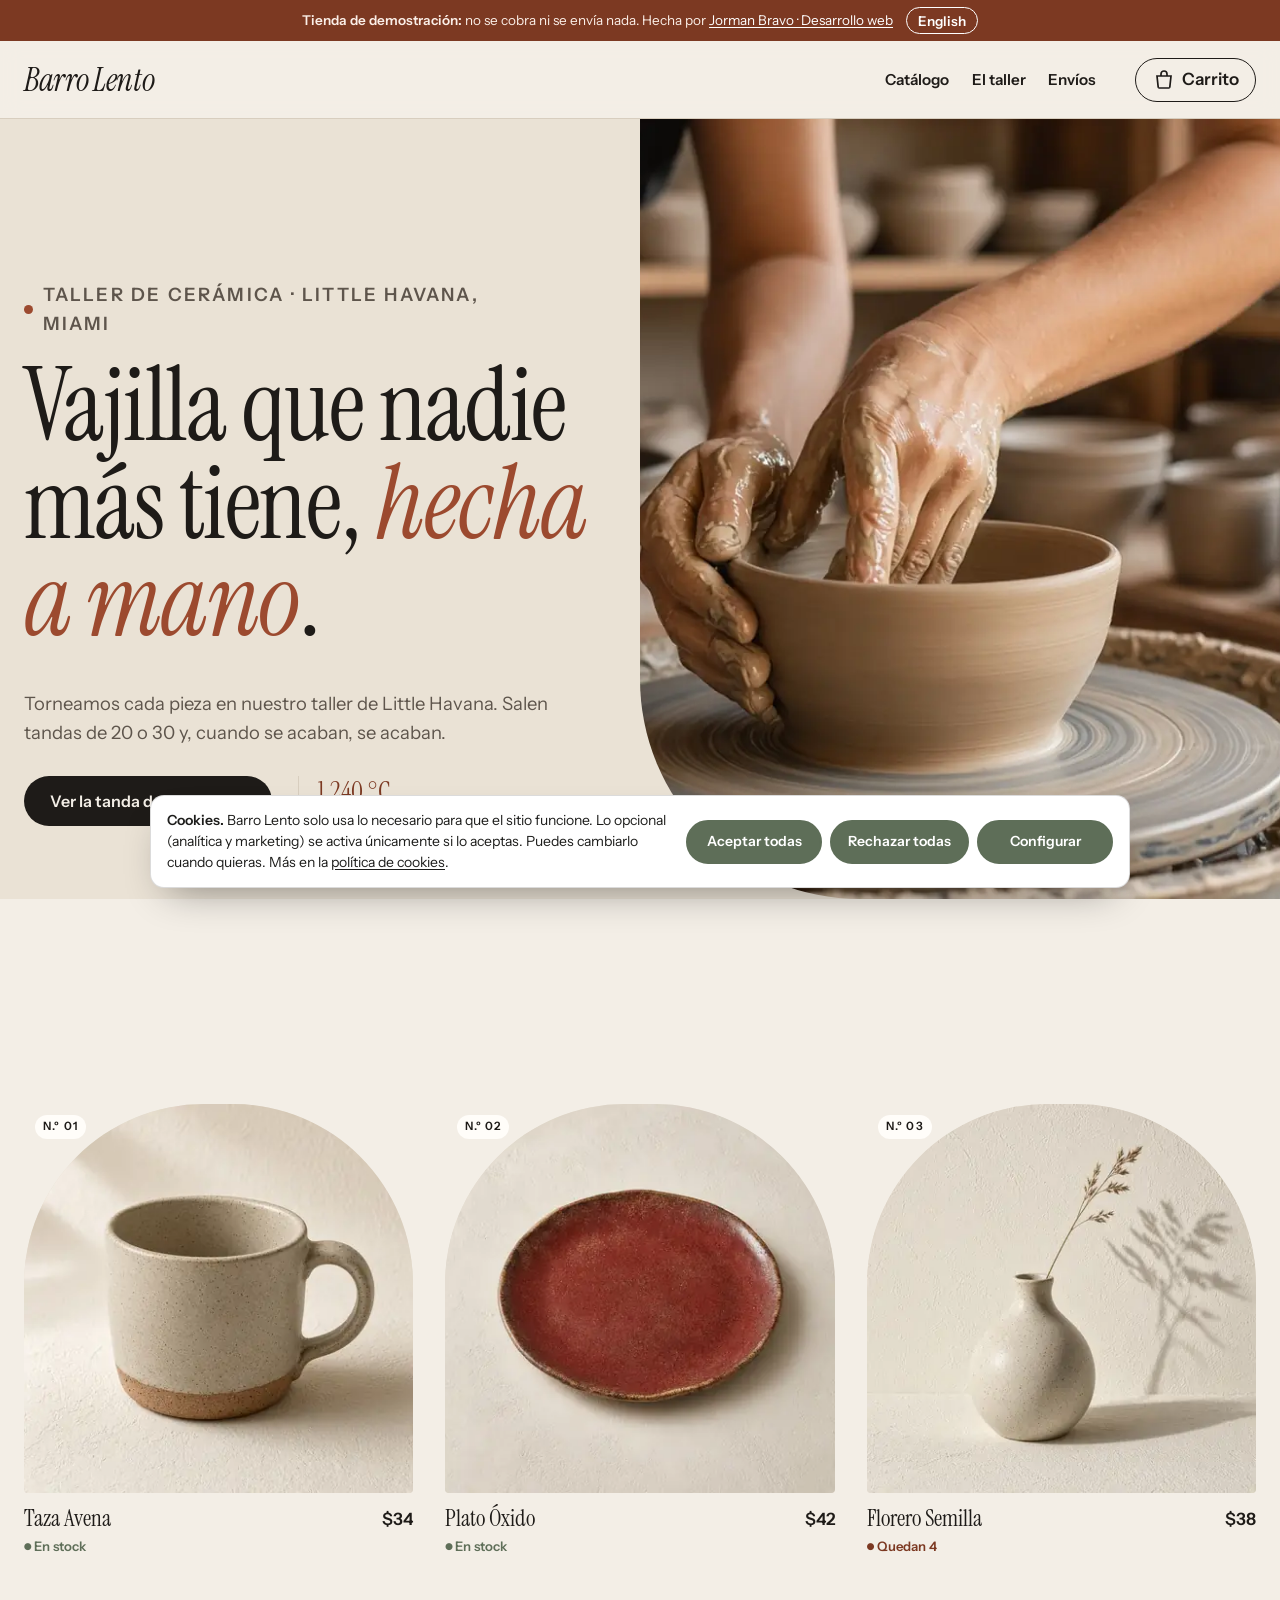
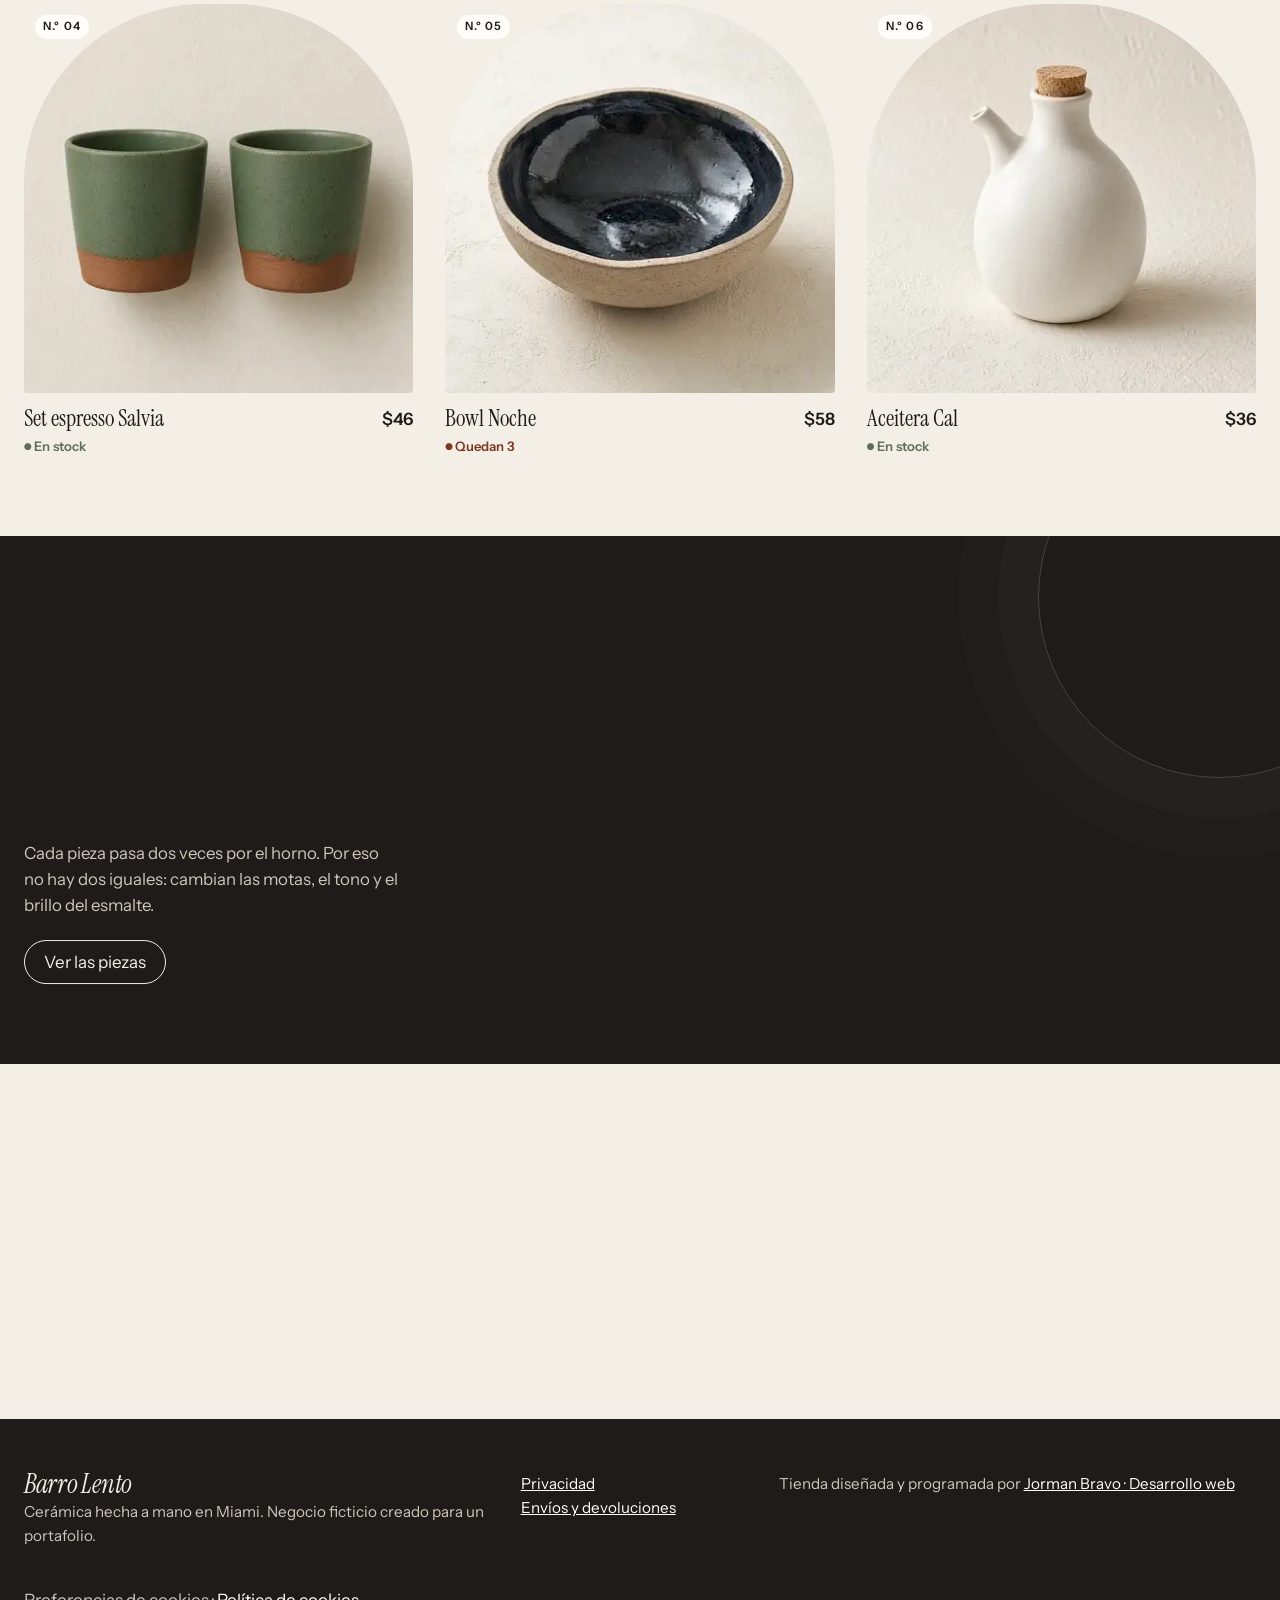
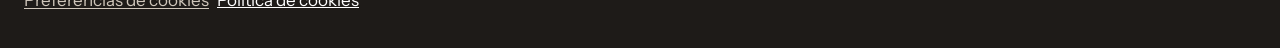
<file: index.html>
<!doctype html>
<html lang="es">
<head>
<meta charset="utf-8">
<meta name="viewport" content="width=device-width, initial-scale=1">
<title>Barro Lento · Cerámica hecha a mano en Miami</title>
<meta name="description" content="Tazas, platos, bowls y floreros de gres hechos a mano en tandas pequeñas. Envío a todo EE. UU., gratis desde $120. Tienda de demostración.">
<link rel="canonical" href="https://jormanbravo.com/demo-tienda/">
<link rel="alternate" hreflang="es" href="https://jormanbravo.com/demo-tienda/">
<link rel="alternate" hreflang="en" href="https://jormanbravo.com/demo-tienda/en/">
<meta http-equiv="Content-Security-Policy" content="default-src 'self'; img-src 'self' data: https://jormanj2b.goatcounter.com; style-src 'self'; script-src 'self' https://gc.zgo.at; font-src 'self'; connect-src 'self' https://jormanj2b.goatcounter.com; object-src 'none'; base-uri 'self'; form-action 'self'">
<meta name="referrer" content="strict-origin-when-cross-origin">
<meta name="theme-color" content="#F3EEE6">
<meta property="og:type" content="website">
<meta property="og:title" content="Barro Lento · Cerámica hecha a mano en Miami">
<meta property="og:description" content="Tazas, platos, bowls y floreros de gres hechos a mano en tandas pequeñas. Envío a todo EE. UU., gratis desde $120. Tienda de demostración.">
<meta property="og:url" content="https://jormanbravo.com/demo-tienda/">
<meta property="og:image" content="https://jormanbravo.com/demo-tienda/img/og.jpg">
<meta name="twitter:card" content="summary_large_image">
<script type="application/ld+json">
{"@context":"https://schema.org","@type":"Store","name":"Barro Lento","description":"Cerámica de gres hecha a mano en Miami: tazas, platos, bowls y floreros en tandas pequeñas. Negocio ficticio de demostración.","url":"https://jormanbravo.com/demo-tienda/","image":"https://jormanbravo.com/demo-tienda/img/og.jpg","priceRange":"$34 – $58","currenciesAccepted":"USD","address":{"@type":"PostalAddress","addressLocality":"Miami","addressRegion":"FL","addressCountry":"US"}}
</script>
<link rel="preload" as="image" href="img/hero-800.webp" imagesrcset="img/hero-800.webp 800w, img/hero-1600.webp 1600w" imagesizes="100vw">
<link rel="icon" href="favicon.svg" type="image/svg+xml">
<link rel="preload" href="fonts/instrument-serif-normal-400.woff2" as="font" type="font/woff2" crossorigin>
<link rel="stylesheet" href="fonts.css">
<link rel="stylesheet" href="styles.css?v=5">
<script src="cookies.js?v=1" defer data-key="demo-tienda" data-owner="Barro Lento" data-accent="#5E6E58"></script>
</head>
<body data-reveal=".section-head, .steps li, .cols > div, .taller h2" data-page="home">
<a class="skip" href="#main">Saltar al contenido</a>
<div class="demo-bar"><strong>Tienda de demostración:</strong> no se cobra ni se envía nada. Hecha por <a href="https://jormanbravo.com/">Jorman Bravo · Desarrollo web</a> <a class="lang-switch" href="en/" hreflang="en" lang="en">English</a></div>
<header class="top">
  <a class="logo" href="./">Barro Lento</a>
  <nav aria-label="Principal"><a href="./#tienda">Catálogo</a><a href="./#taller">El taller</a><a href="./#envios">Envíos</a></nav>
  <a class="cart-link" href="carrito.html" aria-label="Ver carrito">
    <svg viewBox="0 0 24 24" width="24" height="24" aria-hidden="true"><path d="M5 8h14l-1.2 11.2a1 1 0 0 1-1 .8H7.2a1 1 0 0 1-1-.8L5 8z" fill="none" stroke="currentColor" stroke-width="1.7"/><path d="M9 8V6a3 3 0 0 1 6 0v2" fill="none" stroke="currentColor" stroke-width="1.7"/></svg>
    <span>Carrito</span><span class="badge" id="cart-count" hidden>0</span>
  </a>
</header>
<main id="main">
<section class="hero">
  <img src="img/hero-800.webp" srcset="img/hero-400.webp 400w, img/hero-800.webp 800w, img/hero-1600.webp 1600w" sizes="100vw" width="1600" height="900" alt="Manos con barro dando forma a un bowl en el torno, con tazas sin esmaltar al fondo" fetchpriority="high">
  <div class="hero-text">
    <p class="kicker">Taller de cerámica · Little Havana, Miami</p>
    <h1>Vajilla que nadie más tiene, <em>hecha a mano</em>.</h1>
    <p>Torneamos cada pieza en nuestro taller de Little Havana. Salen tandas de 20 o 30 y, cuando se acaban, se acaban.</p>
    <div class="hero-cta"><a class="btn" href="#tienda">Ver la tanda de noviembre</a><span class="kiln"><b>1.240 °C</b> segunda cocción</span></div>
  </div>
</section>
<section id="tienda" class="section" aria-labelledby="tienda-title">
  <div class="section-head"><h2 id="tienda-title">Tanda de noviembre</h2><p>6 piezas · apto para lavavajillas y microondas</p></div>
  <ul class="grid" id="grid"></ul>
</section>
<section id="taller" class="section taller">
  <div class="taller-grid">
    <div class="taller-intro">
      <h2>Del torno a tu mesa en tres semanas</h2>
      <p>Cada pieza pasa dos veces por el horno. Por eso no hay dos iguales: cambian las motas, el tono y el brillo del esmalte.</p>
      <a class="taller-link" href="#tienda">Ver las piezas</a>
    </div>
    <ol class="steps">
      <li><b>Torno</b><span>Damos forma a cada pieza con gres de alta temperatura.</span></li>
      <li><b>Secado y primera cocción</b><span>Una semana al aire y un horneado a 950 °C.</span></li>
      <li><b>Esmalte</b><span>Esmaltes propios, sin plomo, aptos para alimentos.</span></li>
      <li><b>Segunda cocción</b><span>A 1.240 °C. Aquí aparecen las motas y los cambios de tono.</span></li>
    </ol>
  </div>
</section>
<section id="envios" class="section envios">
  <div class="cols">
    <div><h3>Envíos</h3><p>A los 50 estados con UPS. $9 por pedido, gratis desde $120. Embalamos con cartón reciclado y sin plástico de burbujas.</p></div>
    <div><h3>Si algo llega roto</h3><p>Mándanos una foto en 48 horas y te enviamos otra pieza o te devolvemos el dinero. Sin preguntas.</p></div>
    <div><h3>Devoluciones</h3><p>30 días para devolver piezas sin usar. El envío de vuelta corre por tu cuenta.</p></div>
  </div>
</section>
</main>
<footer class="foot">
  <div class="foot-grid">
    <p><span class="logo">Barro Lento</span><br>Cerámica hecha a mano en Miami. Negocio ficticio creado para un portafolio.</p>
    <p><a href="privacidad.html">Privacidad</a><br><a href="./#envios">Envíos y devoluciones</a></p>
    <p>Tienda diseñada y programada por <a href="https://jormanbravo.com/">Jorman Bravo · Desarrollo web</a></p>
  </div>
</footer>
<p class="toast" id="toast" role="status" hidden></p>
<script src="products.js" defer></script>
<script src="app.js?v=2" defer></script>
<script src="reveal.js" defer></script>
<script data-goatcounter="https://jormanj2b.goatcounter.com/count" async src="//gc.zgo.at/count.js"></script>
</body>
</html>
</file>
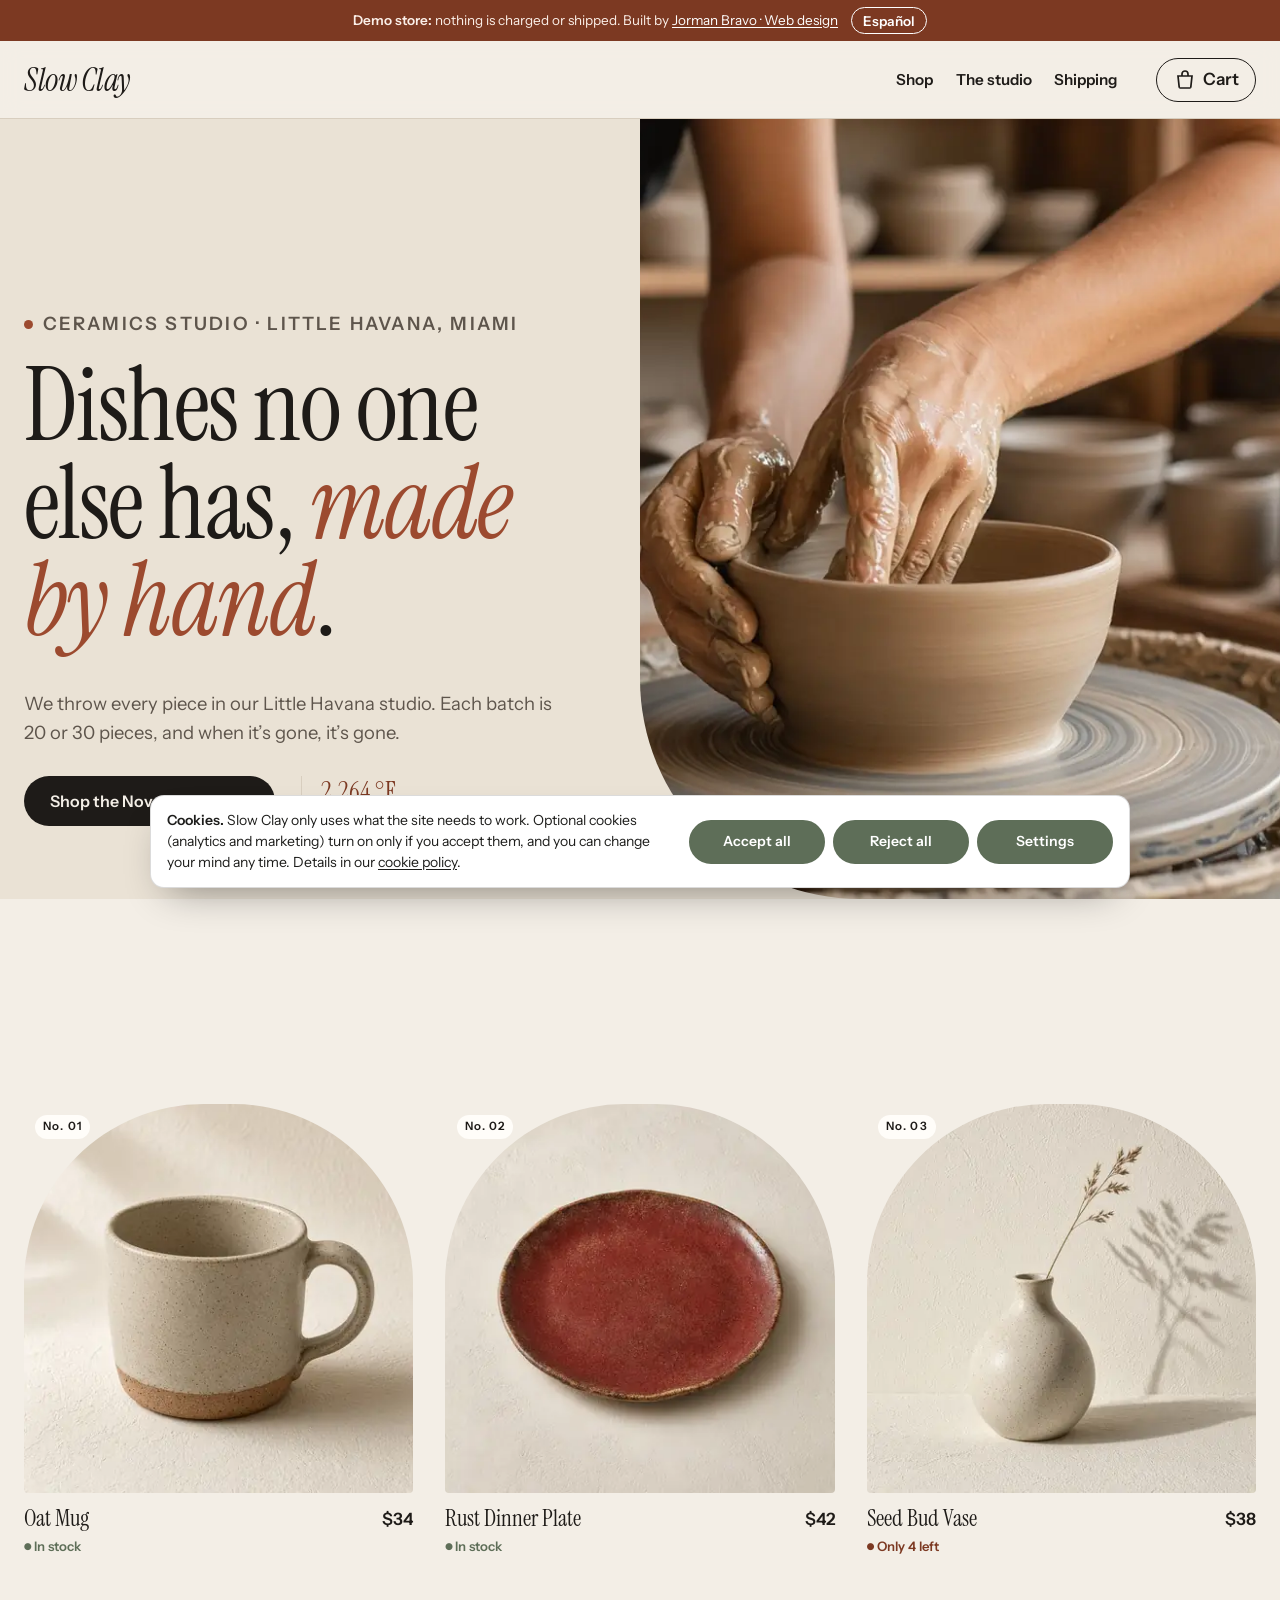
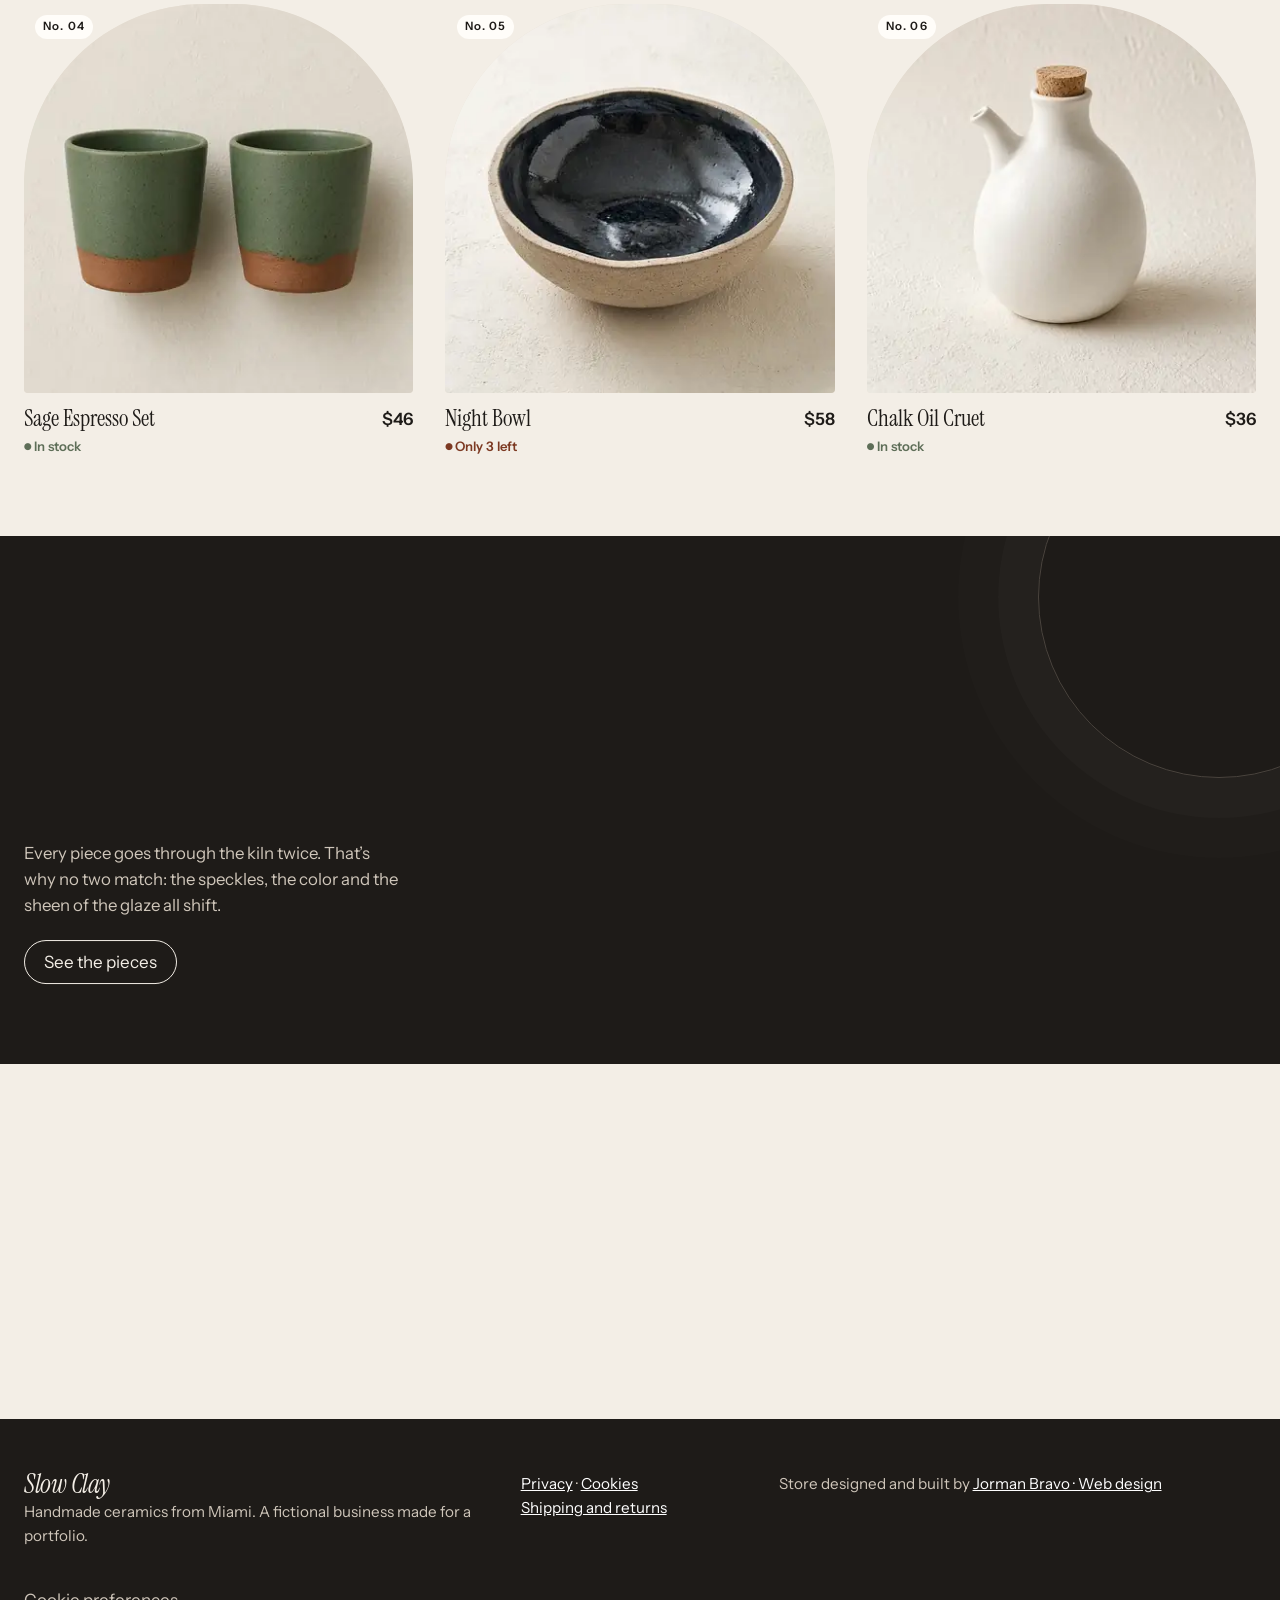
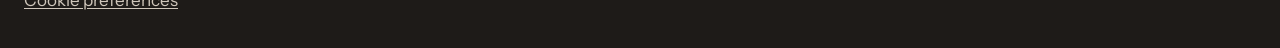
<file: en/index.html>
<!doctype html>
<html lang="en">
<head>
<meta charset="utf-8">
<meta name="viewport" content="width=device-width, initial-scale=1">
<title>Slow Clay · Handmade stoneware from Miami</title>
<meta name="description" content="Mugs, plates, bowls and bud vases thrown by hand in small batches. Ships to all 50 states, free over $120. Demo store.">
<link rel="canonical" href="https://jormanbravo.com/demo-tienda/en/">
<link rel="alternate" hreflang="en" href="https://jormanbravo.com/demo-tienda/en/">
<link rel="alternate" hreflang="es" href="https://jormanbravo.com/demo-tienda/">
<meta http-equiv="Content-Security-Policy" content="default-src 'self'; img-src 'self' data: https://jormanj2b.goatcounter.com; style-src 'self'; script-src 'self' https://gc.zgo.at; font-src 'self'; connect-src 'self' https://jormanj2b.goatcounter.com; object-src 'none'; base-uri 'self'; form-action 'self'">
<meta name="referrer" content="strict-origin-when-cross-origin">
<meta name="theme-color" content="#F3EEE6">
<meta property="og:type" content="website">
<meta property="og:locale" content="en_US">
<meta property="og:title" content="Slow Clay · Handmade stoneware from Miami">
<meta property="og:description" content="Mugs, plates, bowls and bud vases thrown by hand in small batches. Ships to all 50 states, free over $120. Demo store.">
<meta property="og:url" content="https://jormanbravo.com/demo-tienda/en/">
<meta property="og:image" content="https://jormanbravo.com/demo-tienda/img/og.jpg">
<meta name="twitter:card" content="summary_large_image">
<script type="application/ld+json">
{"@context":"https://schema.org","@type":"Store","name":"Slow Clay","description":"Handmade stoneware from Miami: mugs, plates, bowls and bud vases in small batches. Fictional demo business.","url":"https://jormanbravo.com/demo-tienda/en/","image":"https://jormanbravo.com/demo-tienda/img/og.jpg","priceRange":"$34–$58","currenciesAccepted":"USD","address":{"@type":"PostalAddress","addressLocality":"Miami","addressRegion":"FL","addressCountry":"US"}}
</script>
<link rel="preload" as="image" href="../img/hero-800.webp" imagesrcset="../img/hero-800.webp 800w, ../img/hero-1600.webp 1600w" imagesizes="100vw">
<link rel="icon" href="../favicon.svg" type="image/svg+xml">
<link rel="preload" href="../fonts/instrument-serif-normal-400.woff2" as="font" type="font/woff2" crossorigin>
<link rel="stylesheet" href="../fonts.css">
<link rel="stylesheet" href="../styles.css?v=5">
<script src="cookies.js?v=1" defer data-key="demo-tienda" data-owner="Slow Clay" data-accent="#5E6E58"></script>
</head>
<body data-reveal=".section-head, .steps li, .cols > div, .taller h2" data-page="home">
<a class="skip" href="#main">Skip to content</a>
<div class="demo-bar"><strong>Demo store:</strong> nothing is charged or shipped. Built by <a href="https://jormanbravo.com/">Jorman Bravo · Web design</a> <a class="lang-switch" href="../" hreflang="es" lang="es">Español</a></div>
<header class="top">
  <a class="logo" href="./">Slow Clay</a>
  <nav aria-label="Main"><a href="./#tienda">Shop</a><a href="./#taller">The studio</a><a href="./#envios">Shipping</a></nav>
  <a class="cart-link" href="cart.html" aria-label="View cart">
    <svg viewBox="0 0 24 24" width="24" height="24" aria-hidden="true"><path d="M5 8h14l-1.2 11.2a1 1 0 0 1-1 .8H7.2a1 1 0 0 1-1-.8L5 8z" fill="none" stroke="currentColor" stroke-width="1.7"/><path d="M9 8V6a3 3 0 0 1 6 0v2" fill="none" stroke="currentColor" stroke-width="1.7"/></svg>
    <span>Cart</span><span class="badge" id="cart-count" hidden>0</span>
  </a>
</header>
<main id="main">
<section class="hero">
  <img src="../img/hero-800.webp" srcset="../img/hero-400.webp 400w, ../img/hero-800.webp 800w, ../img/hero-1600.webp 1600w" sizes="100vw" width="1600" height="900" alt="Clay-covered hands shaping a bowl on the wheel, with unglazed mugs behind" fetchpriority="high">
  <div class="hero-text">
    <p class="kicker">Ceramics studio · Little Havana, Miami</p>
    <h1>Dishes no one else has, <em>made by hand</em>.</h1>
    <p>We throw every piece in our Little Havana studio. Each batch is 20 or 30 pieces, and when it’s gone, it’s gone.</p>
    <div class="hero-cta"><a class="btn" href="#tienda">Shop the November batch</a><span class="kiln"><b>2,264 °F</b> second firing</span></div>
  </div>
</section>
<section id="tienda" class="section" aria-labelledby="tienda-title">
  <div class="section-head"><h2 id="tienda-title">November batch</h2><p>6 pieces · dishwasher and microwave safe</p></div>
  <ul class="grid" id="grid"></ul>
</section>
<section id="taller" class="section taller">
  <div class="taller-grid">
    <div class="taller-intro">
      <h2>From the wheel to your table in three weeks</h2>
      <p>Every piece goes through the kiln twice. That’s why no two match: the speckles, the color and the sheen of the glaze all shift.</p>
      <a class="taller-link" href="#tienda">See the pieces</a>
    </div>
    <ol class="steps">
      <li><b>Throwing</b><span>We shape each piece on the wheel from high-fire stoneware.</span></li>
      <li><b>Drying and bisque firing</b><span>A week of air-drying, then a first firing at 1,742 °F.</span></li>
      <li><b>Glazing</b><span>Our own lead-free, food-safe glazes.</span></li>
      <li><b>Glaze firing</b><span>At 2,264 °F. This is where the speckles and color shifts appear.</span></li>
    </ol>
  </div>
</section>
<section id="envios" class="section envios">
  <div class="cols">
    <div><h3>Shipping</h3><p>To all 50 states with UPS. $9 per order, free over $120. We pack with recycled cardboard and no bubble wrap.</p></div>
    <div><h3>If something arrives broken</h3><p>Send us a photo within 48 hours and we’ll ship a replacement or refund you. No questions asked.</p></div>
    <div><h3>Returns</h3><p>Return unused pieces within 30 days. Return shipping is on you.</p></div>
  </div>
</section>
</main>
<footer class="foot">
  <div class="foot-grid">
    <p><span class="logo">Slow Clay</span><br>Handmade ceramics from Miami. A fictional business made for a portfolio.</p>
    <p><a href="privacy.html">Privacy</a> · <a href="cookies.html">Cookies</a><br><a href="./#envios">Shipping and returns</a></p>
    <p>Store designed and built by <a href="https://jormanbravo.com/">Jorman Bravo · Web design</a></p>
  </div>
</footer>
<p class="toast" id="toast" role="status" hidden></p>
<script src="products.js" defer></script>
<script src="app.js?v=2" defer></script>
<script src="../reveal.js" defer></script>
<script data-goatcounter="https://jormanj2b.goatcounter.com/count" async src="//gc.zgo.at/count.js"></script>
</body>
</html>
</file>
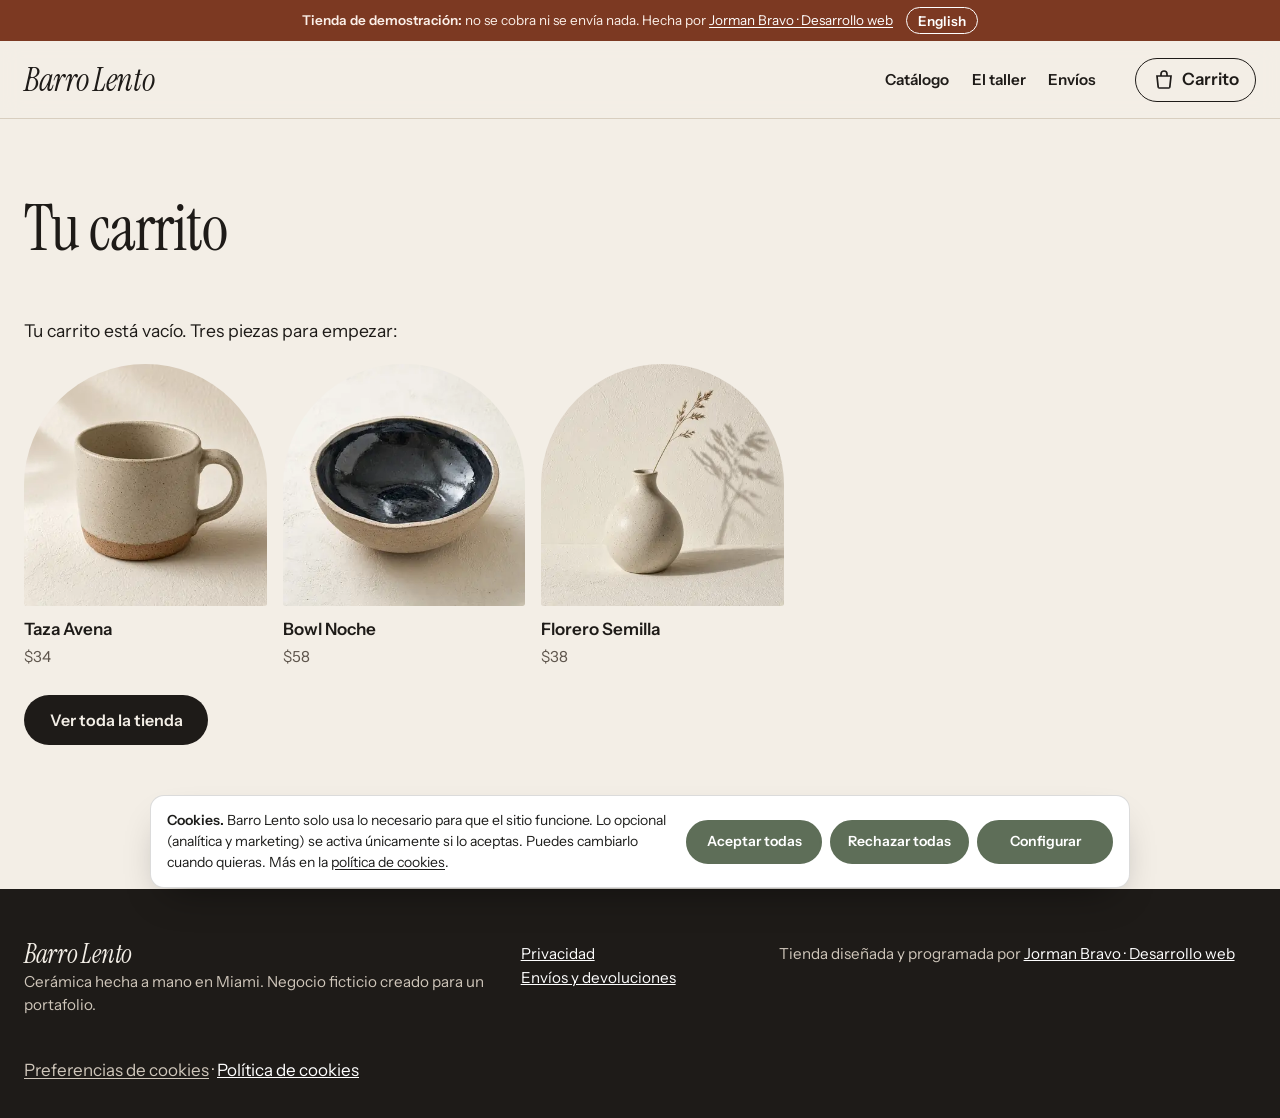
<file: carrito.html>
<!doctype html>
<html lang="es">
<head>
<meta charset="utf-8">
<meta name="viewport" content="width=device-width, initial-scale=1">
<title>Carrito · Barro Lento</title>
<meta name="description" content="Tu carrito en Barro Lento. Tienda de demostración: no se cobra nada.">
<link rel="canonical" href="https://jormanbravo.com/demo-tienda/carrito.html">
<link rel="alternate" hreflang="es" href="https://jormanbravo.com/demo-tienda/carrito.html">
<link rel="alternate" hreflang="en" href="https://jormanbravo.com/demo-tienda/en/cart.html">
<meta http-equiv="Content-Security-Policy" content="default-src 'self'; img-src 'self' data: https://jormanj2b.goatcounter.com; style-src 'self'; script-src 'self' https://gc.zgo.at; font-src 'self'; connect-src 'self' https://jormanj2b.goatcounter.com; object-src 'none'; base-uri 'self'; form-action 'self'">
<meta name="referrer" content="strict-origin-when-cross-origin">
<meta name="theme-color" content="#F3EEE6">
<meta property="og:type" content="website">
<meta property="og:title" content="Carrito · Barro Lento">
<meta property="og:description" content="Tu carrito en Barro Lento. Tienda de demostración: no se cobra nada.">
<meta property="og:url" content="https://jormanbravo.com/demo-tienda/carrito.html">
<meta property="og:image" content="https://jormanbravo.com/demo-tienda/img/og.jpg">
<meta name="twitter:card" content="summary_large_image">
<meta name="robots" content="noindex">
<link rel="icon" href="favicon.svg" type="image/svg+xml">
<link rel="preload" href="fonts/instrument-serif-normal-400.woff2" as="font" type="font/woff2" crossorigin>
<link rel="stylesheet" href="fonts.css">
<link rel="stylesheet" href="styles.css?v=5">
<script src="cart-state.js"></script>
<script src="cookies.js?v=1" defer data-key="demo-tienda" data-owner="Barro Lento" data-accent="#5E6E58"></script>
</head>
<body data-reveal=".section-head, .steps li, .cols > div, .taller h2" data-page="cart">
<a class="skip" href="#main">Saltar al contenido</a>
<div class="demo-bar"><strong>Tienda de demostración:</strong> no se cobra ni se envía nada. Hecha por <a href="https://jormanbravo.com/">Jorman Bravo · Desarrollo web</a> <a class="lang-switch" href="en/cart.html" hreflang="en" lang="en">English</a></div>
<header class="top">
  <a class="logo" href="./">Barro Lento</a>
  <nav aria-label="Principal"><a href="./#tienda">Catálogo</a><a href="./#taller">El taller</a><a href="./#envios">Envíos</a></nav>
  <a class="cart-link" href="carrito.html" aria-label="Ver carrito">
    <svg viewBox="0 0 24 24" width="24" height="24" aria-hidden="true"><path d="M5 8h14l-1.2 11.2a1 1 0 0 1-1 .8H7.2a1 1 0 0 1-1-.8L5 8z" fill="none" stroke="currentColor" stroke-width="1.7"/><path d="M9 8V6a3 3 0 0 1 6 0v2" fill="none" stroke="currentColor" stroke-width="1.7"/></svg>
    <span>Carrito</span><span class="badge" id="cart-count" hidden>0</span>
  </a>
</header>
<main id="main">
<section class="section cart">
  <h1>Tu carrito</h1>
  <div id="empty" class="empty" hidden><p class="empty-lead">Tu carrito está vacío. Tres piezas para empezar:</p><ul class="empty-picks"><li><a href="producto.html?p=taza-avena"><img src="img/taza-400.webp" alt="" width="400" height="400" loading="lazy" decoding="async"><span>Taza Avena</span><span class="muted">$34</span></a></li><li><a href="producto.html?p=bowl-noche"><img src="img/bowl-400.webp" alt="" width="400" height="400" loading="lazy" decoding="async"><span>Bowl Noche</span><span class="muted">$58</span></a></li><li><a href="producto.html?p=florero-semilla"><img src="img/jarron-400.webp" alt="" width="400" height="400" loading="lazy" decoding="async"><span>Florero Semilla</span><span class="muted">$38</span></a></li></ul><a class="btn" href="./#tienda">Ver toda la tienda</a></div>
  <div id="cart-body" class="cart-grid">
    <div>
      <ul class="lines" id="lines"></ul>
      <form id="checkout" class="checkout" novalidate>
        <h2>Datos de entrega</h2>
        <div class="f"><label for="email">Correo</label><input id="email" type="email" autocomplete="email" maxlength="80" aria-describedby="err-email"><p class="error" id="err-email" aria-live="polite" hidden></p></div>
        <div class="f"><label for="nombre">Nombre y apellido</label><input id="nombre" autocomplete="name" minlength="3" maxlength="80" pattern="\p{L}(?:[\p{L}\p{M}]|[' ’\-](?=\p{L}))*" spellcheck="false" aria-describedby="err-nombre"><p class="error" id="err-nombre" aria-live="polite" hidden></p></div>
        <div class="f"><label for="direccion">Dirección</label><input id="direccion" autocomplete="street-address" maxlength="120"><p class="error" id="err-direccion" aria-live="polite" hidden></p></div>
        <div class="f-row">
          <div class="f"><label for="ciudad">Ciudad</label><input id="ciudad" autocomplete="address-level2" maxlength="60" pattern="\p{L}(?:[\p{L}\p{M}]|[' ’\-](?=\p{L}))*"><p class="error" id="err-ciudad" aria-live="polite" hidden></p></div>
          <div class="f"><label for="zip">ZIP</label><input id="zip" inputmode="numeric" autocomplete="postal-code" maxlength="5" pattern="[0-9]{5}" aria-describedby="err-zip"><p class="error" id="err-zip" aria-live="polite" hidden></p></div>
        </div>
        <fieldset class="pay">
          <legend>Pago</legend>
          <p class="demo-note">Demo: aquí iría la pasarela (Stripe, PayPal o la que use el negocio). En esta prueba no se pide ni se guarda ningún dato de tarjeta.</p>
          <label><input type="radio" name="pago" checked> Tarjeta (pasarela segura)</label>
          <label><input type="radio" name="pago"> PayPal</label>
        </fieldset>
        <button class="btn btn-block" type="submit">Confirmar pedido de prueba</button>
      </form>
    </div>
    <aside class="totals" aria-label="Resumen">
      <dl><dt>Subtotal</dt><dd id="t-sub"></dd><dt>Envío</dt><dd id="t-ship"></dd><dt class="t">Total</dt><dd class="t" id="t-total"></dd></dl>
      <p class="muted" id="ship-note"></p>
    </aside>
  </div>
  <div id="done" class="done" hidden tabindex="-1">
    <p class="kicker">Pedido de prueba recibido</p>
    <h2>Gracias. Tu número es <span id="done-num"></span></h2>
    <p>Total <strong id="done-total"></strong>. En la tienda real te llegaría un correo a <strong id="done-mail"></strong> con el seguimiento de UPS.</p>
    <p class="muted">No se ha cobrado nada: esto es una demostración.</p>
    <a class="btn" href="./">Volver a la tienda</a>
  </div>
</section>
</main>
<footer class="foot">
  <div class="foot-grid">
    <p><span class="logo">Barro Lento</span><br>Cerámica hecha a mano en Miami. Negocio ficticio creado para un portafolio.</p>
    <p><a href="privacidad.html">Privacidad</a><br><a href="./#envios">Envíos y devoluciones</a></p>
    <p>Tienda diseñada y programada por <a href="https://jormanbravo.com/">Jorman Bravo · Desarrollo web</a></p>
  </div>
</footer>
<p class="toast" id="toast" role="status" hidden></p>
<script src="products.js" defer></script>
<script src="app.js?v=2" defer></script>
<script src="reveal.js" defer></script>
<script data-goatcounter="https://jormanj2b.goatcounter.com/count" async src="//gc.zgo.at/count.js"></script>
</body>
</html>
</file>
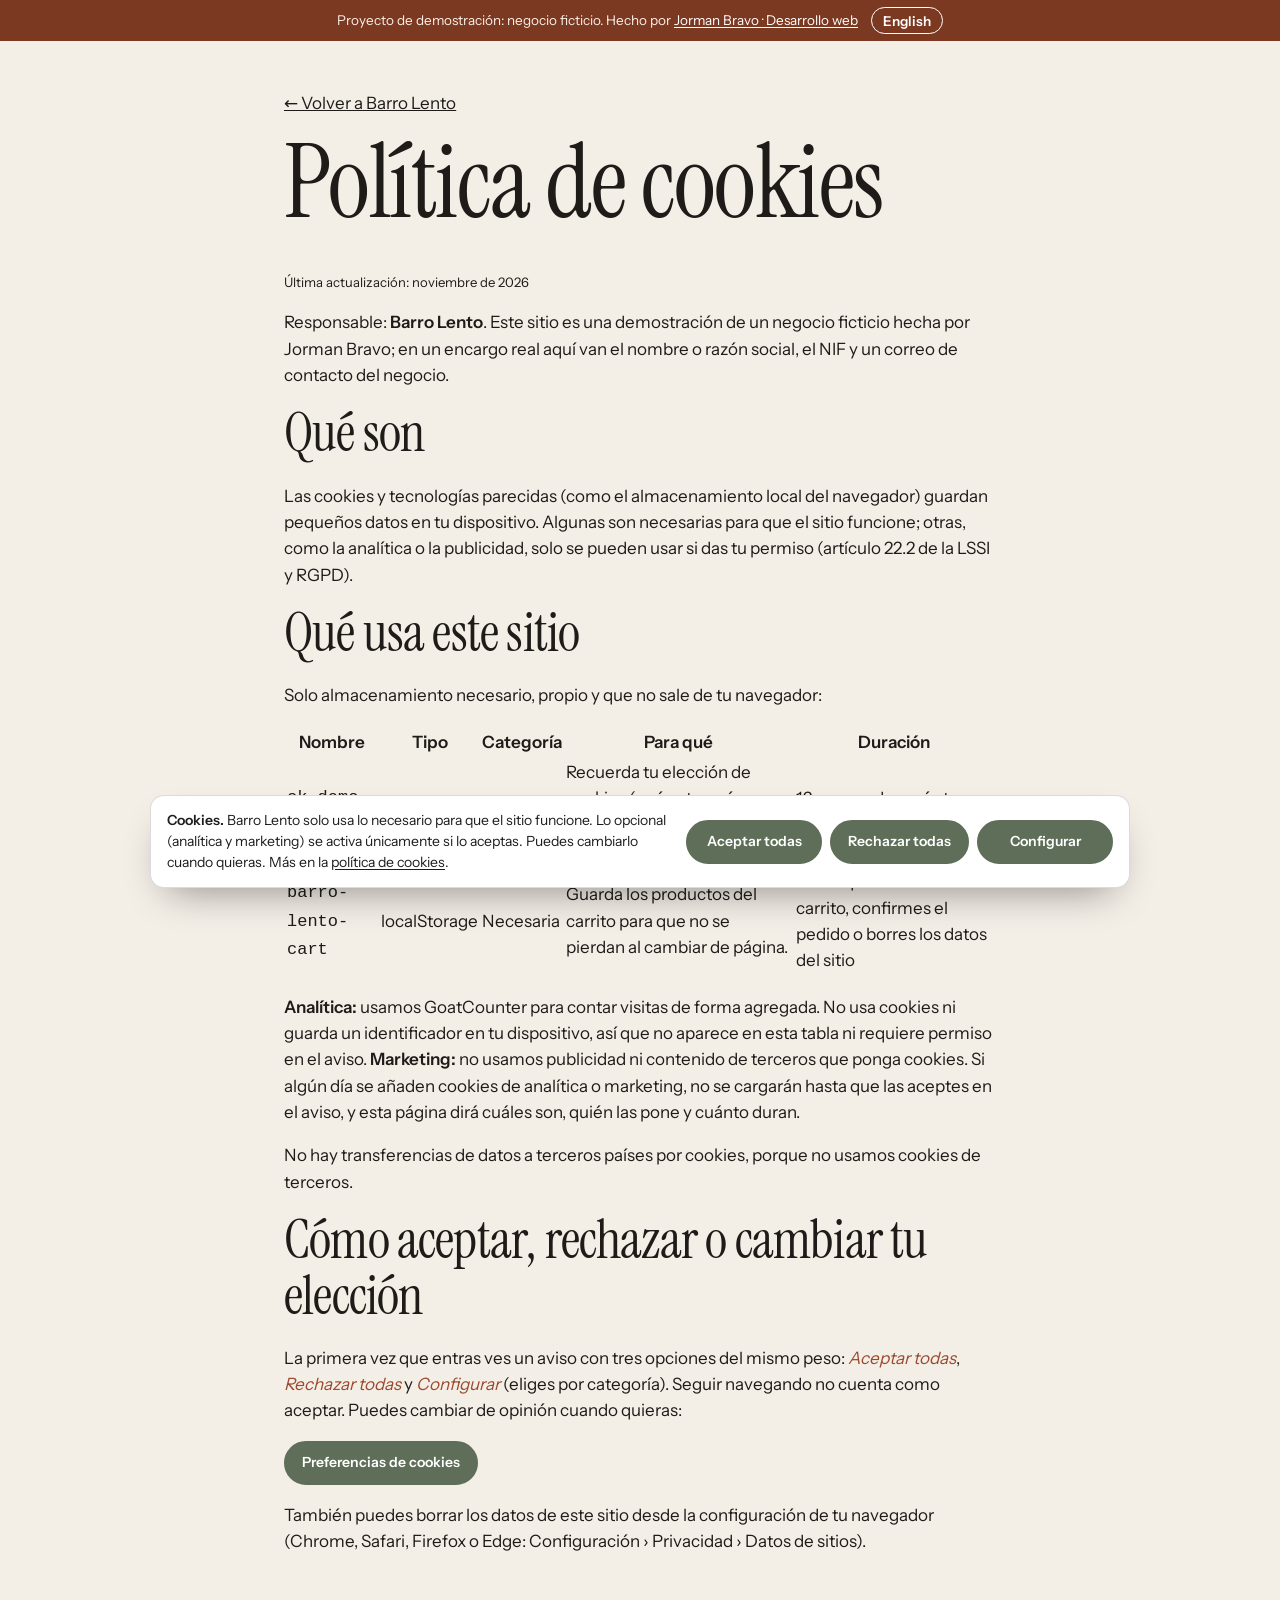
<file: cookies.html>
<!doctype html>
<html lang="es">
<head>
<meta charset="utf-8">
<meta name="viewport" content="width=device-width, initial-scale=1">
<title>Cookies · Barro Lento</title>
<meta name="description" content="Política de cookies de Barro Lento: qué se guarda en tu navegador y cómo cambiar tu elección.">
<meta name="robots" content="noindex">
<link rel="canonical" href="https://jormanbravo.com/demo-tienda/cookies.html">
<meta http-equiv="Content-Security-Policy" content="default-src 'self'; img-src 'self' data: https://jormanj2b.goatcounter.com; style-src 'self'; script-src 'self' https://gc.zgo.at; font-src 'self'; connect-src 'self' https://jormanj2b.goatcounter.com; object-src 'none'; base-uri 'self'">
<link rel="icon" href="favicon.svg" type="image/svg+xml">
<link rel="stylesheet" href="fonts.css">
<link rel="stylesheet" href="cookies.css?v=1">
<link rel="stylesheet" href="styles.css?v=5">
<script src="cookies.js?v=1" defer data-key="demo-tienda" data-owner="Barro Lento" data-accent="#5E6E58"></script>
</head>
<body>
<div class="demo-bar">Proyecto de demostración: negocio ficticio. Hecho por <a href="https://jormanbravo.com/">Jorman Bravo · Desarrollo web</a> <a class="lang-switch" href="en/cookies.html" hreflang="en" lang="en">English</a></div>
<main class="legal">
<p><a href="./">← Volver a Barro Lento</a></p>
<h1>Política de cookies</h1>
<p class="ck-small">Última actualización: noviembre de 2026</p>
<p>Responsable: <strong>Barro Lento</strong>. Este sitio es una demostración de un negocio ficticio hecha por Jorman Bravo; en un encargo real aquí van el nombre o razón social, el NIF y un correo de contacto del negocio.</p>
<h2>Qué son</h2>
<p>Las cookies y tecnologías parecidas (como el almacenamiento local del navegador) guardan pequeños datos en tu dispositivo. Algunas son necesarias para que el sitio funcione; otras, como la analítica o la publicidad, solo se pueden usar si das tu permiso (artículo 22.2 de la LSSI y RGPD).</p>
<h2>Qué usa este sitio</h2>
<p>Solo almacenamiento necesario, propio y que no sale de tu navegador:</p>
<table><thead><tr><th>Nombre</th><th>Tipo</th><th>Categoría</th><th>Para qué</th><th>Duración</th></tr></thead><tbody><tr><td><code>ck-demo-tienda</code></td><td>localStorage</td><td>Necesaria</td><td>Recuerda tu elección de cookies (qué categorías aceptaste) y la fecha en que la hiciste.</td><td>12 meses; después te volvemos a preguntar</td></tr><tr><td><code>barro-lento-cart</code></td><td>localStorage</td><td>Necesaria</td><td>Guarda los productos del carrito para que no se pierdan al cambiar de página.</td><td>Hasta que vacíes el carrito, confirmes el pedido o borres los datos del sitio</td></tr></tbody></table>
<p><strong>Analítica:</strong> usamos GoatCounter para contar visitas de forma agregada. No usa cookies ni guarda un identificador en tu dispositivo, así que no aparece en esta tabla ni requiere permiso en el aviso. <strong>Marketing:</strong> no usamos publicidad ni contenido de terceros que ponga cookies. Si algún día se añaden cookies de analítica o marketing, no se cargarán hasta que las aceptes en el aviso, y esta página dirá cuáles son, quién las pone y cuánto duran.</p>
<p>No hay transferencias de datos a terceros países por cookies, porque no usamos cookies de terceros.</p>
<h2>Cómo aceptar, rechazar o cambiar tu elección</h2>
<p>La primera vez que entras ves un aviso con tres opciones del mismo peso: <em>Aceptar todas</em>, <em>Rechazar todas</em> y <em>Configurar</em> (eliges por categoría). Seguir navegando no cuenta como aceptar. Puedes cambiar de opinión cuando quieras:</p>
<p><button type="button" class="ck-btn" data-cookie-prefs>Preferencias de cookies</button></p>
<p>También puedes borrar los datos de este sitio desde la configuración de tu navegador (Chrome, Safari, Firefox o Edge: Configuración › Privacidad › Datos de sitios).</p>
</main>
<script data-goatcounter="https://jormanj2b.goatcounter.com/count" async src="//gc.zgo.at/count.js"></script>
</body>
</html>
</file>
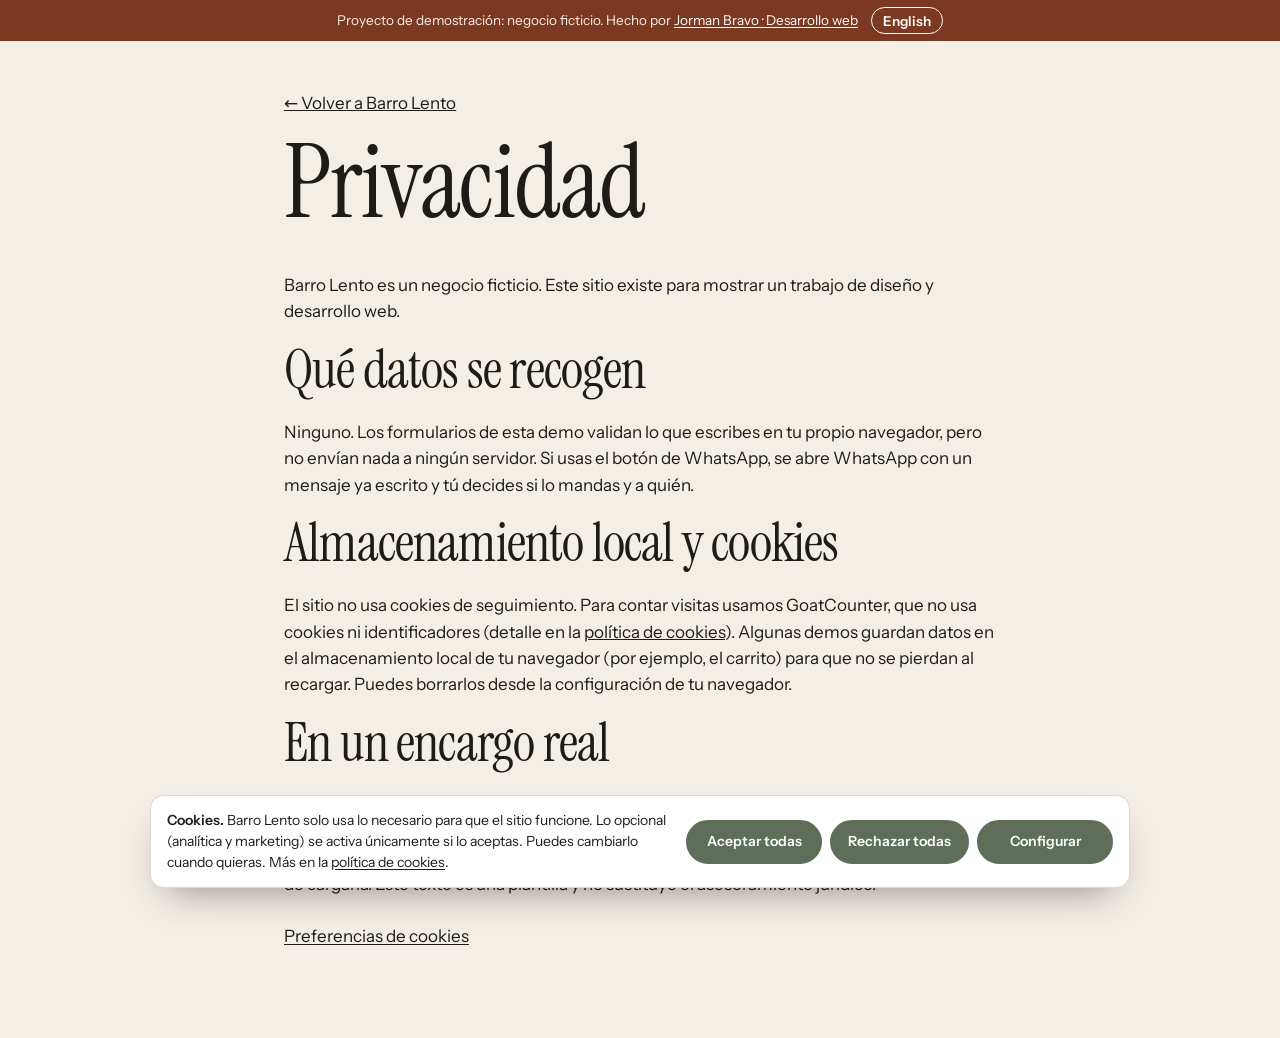
<file: privacidad.html>
<!doctype html>
<html lang="es">
<head>
<meta charset="utf-8">
<meta name="viewport" content="width=device-width, initial-scale=1">
<title>Privacidad · Barro Lento</title>
<meta name="description" content="Política de privacidad del sitio de demostración Barro Lento.">
<meta name="robots" content="noindex">
<link rel="canonical" href="https://jormanbravo.com/demo-tienda/privacidad.html">
<meta http-equiv="Content-Security-Policy" content="default-src 'self'; img-src 'self' data: https://jormanj2b.goatcounter.com; style-src 'self'; script-src 'self' https://gc.zgo.at; font-src 'self'; connect-src 'self' https://jormanj2b.goatcounter.com; object-src 'none'; base-uri 'self'">
<link rel="icon" href="favicon.svg" type="image/svg+xml">
<link rel="stylesheet" href="fonts.css">
<link rel="stylesheet" href="styles.css?v=5">
<script src="cookies.js?v=1" defer data-key="demo-tienda" data-owner="Barro Lento" data-accent="#5E6E58"></script>
</head>
<body>
<div class="demo-bar">Proyecto de demostración: negocio ficticio. Hecho por <a href="https://jormanbravo.com/">Jorman Bravo · Desarrollo web</a> <a class="lang-switch" href="en/privacy.html" hreflang="en" lang="en">English</a></div>
<main class="legal">
<p><a href="./">← Volver a Barro Lento</a></p>
<h1>Privacidad</h1>
<p>Barro Lento es un negocio ficticio. Este sitio existe para mostrar un trabajo de diseño y desarrollo web.</p>
<h2>Qué datos se recogen</h2>
<p>Ninguno. Los formularios de esta demo validan lo que escribes en tu propio navegador, pero no envían nada a ningún servidor. Si usas el botón de WhatsApp, se abre WhatsApp con un mensaje ya escrito y tú decides si lo mandas y a quién.</p>
<h2>Almacenamiento local y cookies</h2>
<p>El sitio no usa cookies de seguimiento. Para contar visitas usamos GoatCounter, que no usa cookies ni identificadores (detalle en la <a href="cookies.html">política de cookies</a>). Algunas demos guardan datos en el almacenamiento local de tu navegador (por ejemplo, el carrito) para que no se pierdan al recargar. Puedes borrarlos desde la configuración de tu navegador.</p>
<h2>En un encargo real</h2>
<p>Aquí iría la política del negocio: responsable del tratamiento con sus datos fiscales, finalidad (compras), base legal, plazo de conservación, derechos de las personas y cómo ejercerlos. Si se añade analítica con cookies, se añade también un aviso de cookies que pide permiso antes de cargarla. Este texto es una plantilla y no sustituye el asesoramiento jurídico.</p>
</main>
<script data-goatcounter="https://jormanj2b.goatcounter.com/count" async src="//gc.zgo.at/count.js"></script>
</body>
</html>
</file>
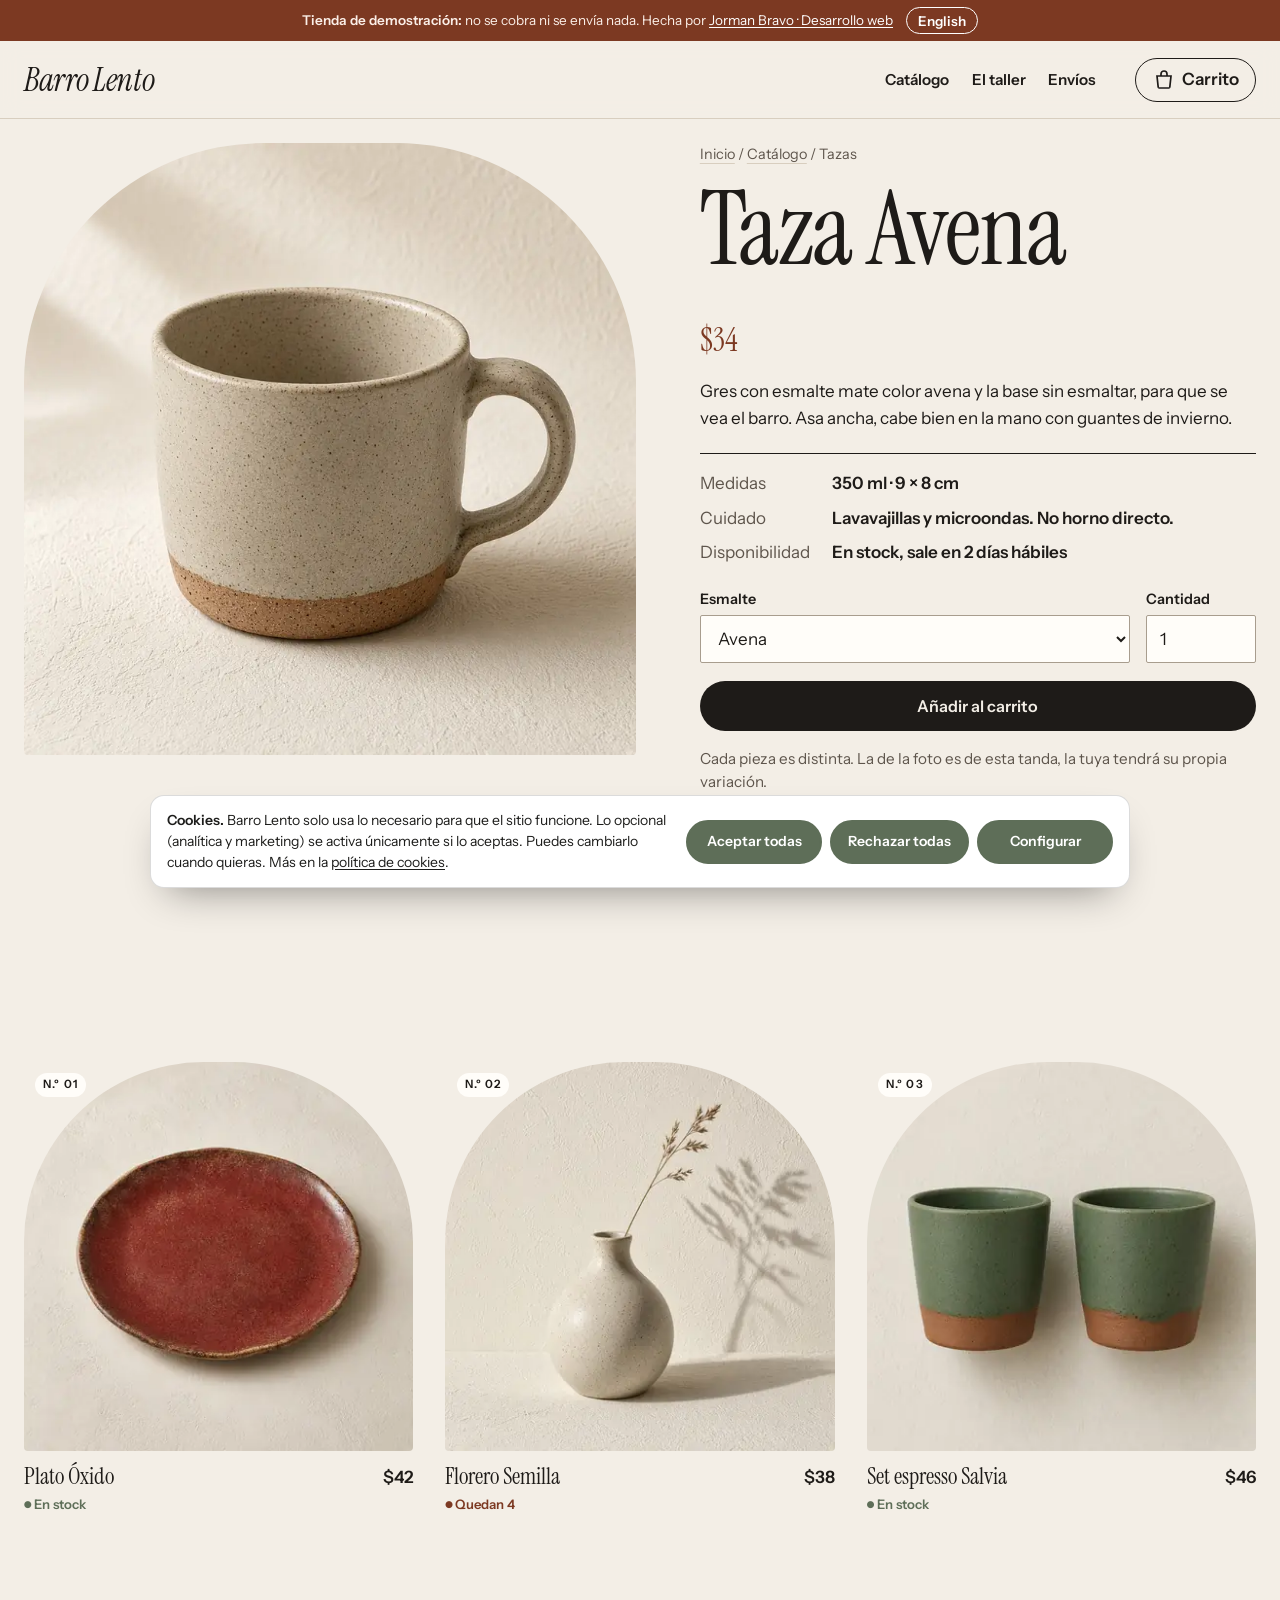
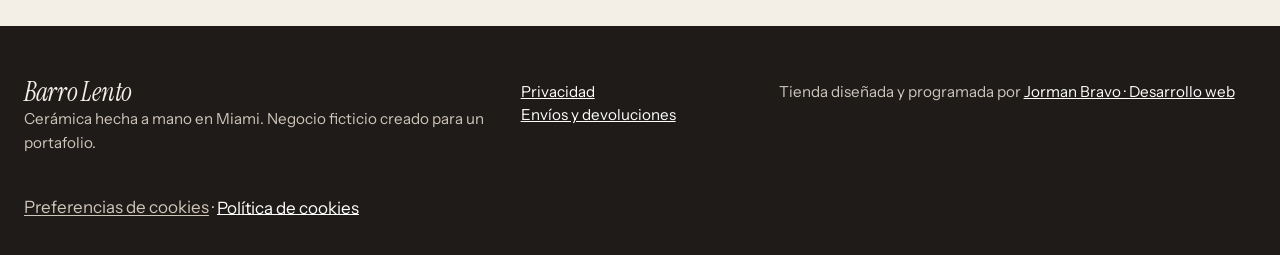
<file: producto.html>
<!doctype html>
<html lang="es">
<head>
<meta charset="utf-8">
<meta name="viewport" content="width=device-width, initial-scale=1">
<title>Pieza · Barro Lento</title>
<meta name="description" content="Cerámica hecha a mano en Miami. Tienda de demostración.">
<link rel="canonical" href="https://jormanbravo.com/demo-tienda/producto.html">
<link rel="alternate" hreflang="es" href="https://jormanbravo.com/demo-tienda/producto.html">
<link rel="alternate" hreflang="en" href="https://jormanbravo.com/demo-tienda/en/product.html">
<meta http-equiv="Content-Security-Policy" content="default-src 'self'; img-src 'self' data: https://jormanj2b.goatcounter.com; style-src 'self'; script-src 'self' https://gc.zgo.at; font-src 'self'; connect-src 'self' https://jormanj2b.goatcounter.com; object-src 'none'; base-uri 'self'; form-action 'self'">
<meta name="referrer" content="strict-origin-when-cross-origin">
<meta name="theme-color" content="#F3EEE6">
<meta property="og:type" content="website">
<meta property="og:title" content="Pieza · Barro Lento">
<meta property="og:description" content="Cerámica hecha a mano en Miami. Tienda de demostración.">
<meta property="og:url" content="https://jormanbravo.com/demo-tienda/producto.html">
<meta property="og:image" content="https://jormanbravo.com/demo-tienda/img/og.jpg">
<meta name="twitter:card" content="summary_large_image">
<link rel="icon" href="favicon.svg" type="image/svg+xml">
<link rel="preload" href="fonts/instrument-serif-normal-400.woff2" as="font" type="font/woff2" crossorigin>
<link rel="stylesheet" href="fonts.css">
<link rel="stylesheet" href="styles.css?v=5">
<script src="cookies.js?v=1" defer data-key="demo-tienda" data-owner="Barro Lento" data-accent="#5E6E58"></script>
</head>
<body data-reveal=".section-head, .steps li, .cols > div, .taller h2" data-page="product">
<a class="skip" href="#main">Saltar al contenido</a>
<div class="demo-bar"><strong>Tienda de demostración:</strong> no se cobra ni se envía nada. Hecha por <a href="https://jormanbravo.com/">Jorman Bravo · Desarrollo web</a> <a class="lang-switch" href="en/product.html" hreflang="en" lang="en">English</a></div>
<header class="top">
  <a class="logo" href="./">Barro Lento</a>
  <nav aria-label="Principal"><a href="./#tienda">Catálogo</a><a href="./#taller">El taller</a><a href="./#envios">Envíos</a></nav>
  <a class="cart-link" href="carrito.html" aria-label="Ver carrito">
    <svg viewBox="0 0 24 24" width="24" height="24" aria-hidden="true"><path d="M5 8h14l-1.2 11.2a1 1 0 0 1-1 .8H7.2a1 1 0 0 1-1-.8L5 8z" fill="none" stroke="currentColor" stroke-width="1.7"/><path d="M9 8V6a3 3 0 0 1 6 0v2" fill="none" stroke="currentColor" stroke-width="1.7"/></svg>
    <span>Carrito</span><span class="badge" id="cart-count" hidden>0</span>
  </a>
</header>
<main id="main">
<section class="product">
  <img id="p-img" class="p-img" width="800" height="800" alt="" fetchpriority="high">
  <div class="p-info">
    <nav class="crumbs" aria-label="Ruta"><a href="./">Inicio</a> / <a href="./#tienda">Catálogo</a> / <span id="p-cat"></span></nav>
    <h1 id="p-name">Pieza</h1>
    <p class="p-price" id="p-price"></p>
    <p id="p-desc"></p>
    <dl class="specs"><dt>Medidas</dt><dd id="p-size"></dd><dt>Cuidado</dt><dd>Lavavajillas y microondas. No horno directo.</dd><dt>Disponibilidad</dt><dd id="p-stock"></dd></dl>
    <form id="p-form" class="buy">
      <label for="p-var">Esmalte</label>
      <select id="p-var"></select>
      <label for="p-qty">Cantidad</label>
      <input id="p-qty" type="number" min="1" max="49" step="1" value="1" inputmode="numeric" pattern="[0-9]*">
      <button class="btn" type="submit">Añadir al carrito</button>
    </form>
    <p class="muted">Cada pieza es distinta. La de la foto es de esta tanda, la tuya tendrá su propia variación.</p>
  </div>
</section>
<section class="section"><div class="section-head"><h2>También de esta tanda</h2></div><ul class="grid grid-3" id="more"></ul></section>
</main>
<footer class="foot">
  <div class="foot-grid">
    <p><span class="logo">Barro Lento</span><br>Cerámica hecha a mano en Miami. Negocio ficticio creado para un portafolio.</p>
    <p><a href="privacidad.html">Privacidad</a><br><a href="./#envios">Envíos y devoluciones</a></p>
    <p>Tienda diseñada y programada por <a href="https://jormanbravo.com/">Jorman Bravo · Desarrollo web</a></p>
  </div>
</footer>
<p class="toast" id="toast" role="status" hidden></p>
<script src="products.js" defer></script>
<script src="app.js?v=2" defer></script>
<script src="reveal.js" defer></script>
<script data-goatcounter="https://jormanj2b.goatcounter.com/count" async src="//gc.zgo.at/count.js"></script>
</body>
</html>
</file>
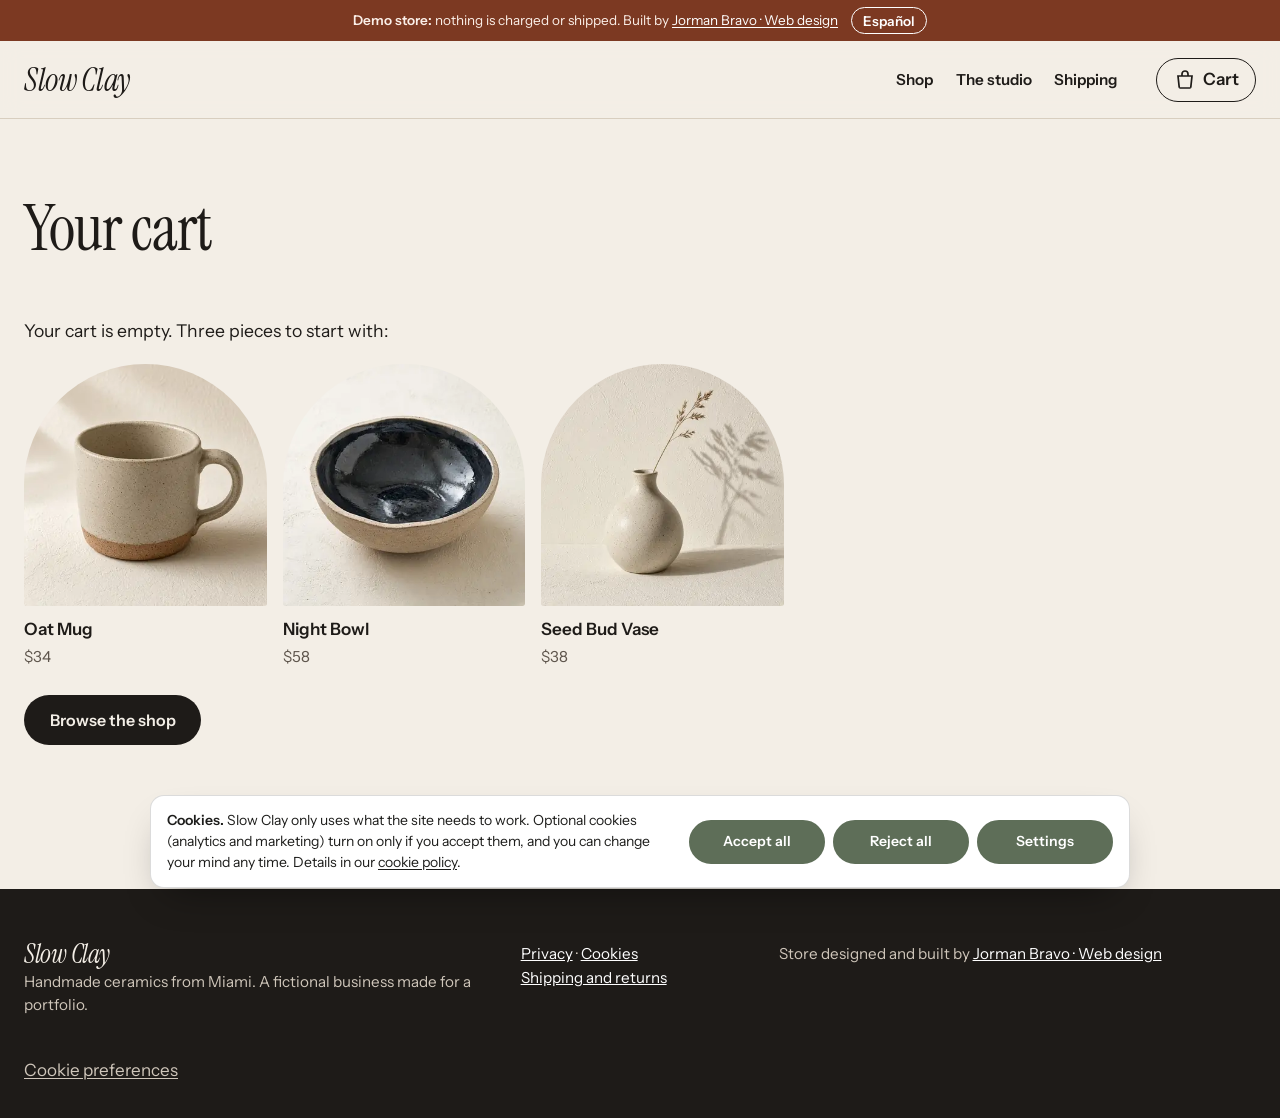
<file: en/cart.html>
<!doctype html>
<html lang="en">
<head>
<meta charset="utf-8">
<meta name="viewport" content="width=device-width, initial-scale=1">
<title>Cart · Slow Clay</title>
<meta name="description" content="Your Slow Clay cart. Demo store: nothing is charged.">
<link rel="canonical" href="https://jormanbravo.com/demo-tienda/en/cart.html">
<link rel="alternate" hreflang="en" href="https://jormanbravo.com/demo-tienda/en/cart.html">
<link rel="alternate" hreflang="es" href="https://jormanbravo.com/demo-tienda/carrito.html">
<meta http-equiv="Content-Security-Policy" content="default-src 'self'; img-src 'self' data: https://jormanj2b.goatcounter.com; style-src 'self'; script-src 'self' https://gc.zgo.at; font-src 'self'; connect-src 'self' https://jormanj2b.goatcounter.com; object-src 'none'; base-uri 'self'; form-action 'self'">
<meta name="referrer" content="strict-origin-when-cross-origin">
<meta name="theme-color" content="#F3EEE6">
<meta property="og:type" content="website">
<meta property="og:locale" content="en_US">
<meta property="og:title" content="Cart · Slow Clay">
<meta property="og:description" content="Your Slow Clay cart. Demo store: nothing is charged.">
<meta property="og:url" content="https://jormanbravo.com/demo-tienda/en/cart.html">
<meta property="og:image" content="https://jormanbravo.com/demo-tienda/img/og.jpg">
<meta name="twitter:card" content="summary_large_image">
<meta name="robots" content="noindex">
<link rel="icon" href="../favicon.svg" type="image/svg+xml">
<link rel="preload" href="../fonts/instrument-serif-normal-400.woff2" as="font" type="font/woff2" crossorigin>
<link rel="stylesheet" href="../fonts.css">
<link rel="stylesheet" href="../styles.css?v=5">
<script src="cart-state.js"></script>
<script src="cookies.js?v=1" defer data-key="demo-tienda" data-owner="Slow Clay" data-accent="#5E6E58"></script>
</head>
<body data-reveal=".section-head, .steps li, .cols > div, .taller h2" data-page="cart">
<a class="skip" href="#main">Skip to content</a>
<div class="demo-bar"><strong>Demo store:</strong> nothing is charged or shipped. Built by <a href="https://jormanbravo.com/">Jorman Bravo · Web design</a> <a class="lang-switch" href="../carrito.html" hreflang="es" lang="es">Español</a></div>
<header class="top">
  <a class="logo" href="./">Slow Clay</a>
  <nav aria-label="Main"><a href="./#tienda">Shop</a><a href="./#taller">The studio</a><a href="./#envios">Shipping</a></nav>
  <a class="cart-link" href="cart.html" aria-label="View cart">
    <svg viewBox="0 0 24 24" width="24" height="24" aria-hidden="true"><path d="M5 8h14l-1.2 11.2a1 1 0 0 1-1 .8H7.2a1 1 0 0 1-1-.8L5 8z" fill="none" stroke="currentColor" stroke-width="1.7"/><path d="M9 8V6a3 3 0 0 1 6 0v2" fill="none" stroke="currentColor" stroke-width="1.7"/></svg>
    <span>Cart</span><span class="badge" id="cart-count" hidden>0</span>
  </a>
</header>
<main id="main">
<section class="section cart">
  <h1>Your cart</h1>
  <div id="empty" class="empty" hidden><p class="empty-lead">Your cart is empty. Three pieces to start with:</p><ul class="empty-picks"><li><a href="product.html?p=taza-avena"><img src="../img/taza-400.webp" alt="" width="400" height="400" loading="lazy" decoding="async"><span>Oat Mug</span><span class="muted">$34</span></a></li><li><a href="product.html?p=bowl-noche"><img src="../img/bowl-400.webp" alt="" width="400" height="400" loading="lazy" decoding="async"><span>Night Bowl</span><span class="muted">$58</span></a></li><li><a href="product.html?p=florero-semilla"><img src="../img/jarron-400.webp" alt="" width="400" height="400" loading="lazy" decoding="async"><span>Seed Bud Vase</span><span class="muted">$38</span></a></li></ul><a class="btn" href="./#tienda">Browse the shop</a></div>
  <div id="cart-body" class="cart-grid">
    <div>
      <ul class="lines" id="lines"></ul>
      <form id="checkout" class="checkout" novalidate>
        <h2>Shipping details</h2>
        <div class="f"><label for="email">Email</label><input id="email" type="email" autocomplete="email" maxlength="80" aria-describedby="err-email"><p class="error" id="err-email" aria-live="polite" hidden></p></div>
        <div class="f"><label for="nombre">Full name</label><input id="nombre" autocomplete="name" minlength="3" maxlength="80" pattern="\p{L}(?:[\p{L}\p{M}]|[' ’\-](?=\p{L}))*" spellcheck="false" aria-describedby="err-nombre"><p class="error" id="err-nombre" aria-live="polite" hidden></p></div>
        <div class="f"><label for="direccion">Street address</label><input id="direccion" autocomplete="street-address" maxlength="120"><p class="error" id="err-direccion" aria-live="polite" hidden></p></div>
        <div class="f-row">
          <div class="f"><label for="ciudad">City</label><input id="ciudad" autocomplete="address-level2" maxlength="60" pattern="\p{L}(?:[\p{L}\p{M}]|[' ’\-](?=\p{L}))*"><p class="error" id="err-ciudad" aria-live="polite" hidden></p></div>
          <div class="f"><label for="state">State</label><select id="state" autocomplete="address-level1" aria-describedby="err-state"><option value="">State</option><option>AL</option><option>AK</option><option>AZ</option><option>AR</option><option>CA</option><option>CO</option><option>CT</option><option>DE</option><option>DC</option><option>FL</option><option>GA</option><option>HI</option><option>ID</option><option>IL</option><option>IN</option><option>IA</option><option>KS</option><option>KY</option><option>LA</option><option>ME</option><option>MD</option><option>MA</option><option>MI</option><option>MN</option><option>MS</option><option>MO</option><option>MT</option><option>NE</option><option>NV</option><option>NH</option><option>NJ</option><option>NM</option><option>NY</option><option>NC</option><option>ND</option><option>OH</option><option>OK</option><option>OR</option><option>PA</option><option>RI</option><option>SC</option><option>SD</option><option>TN</option><option>TX</option><option>UT</option><option>VT</option><option>VA</option><option>WA</option><option>WV</option><option>WI</option><option>WY</option></select><p class="error" id="err-state" aria-live="polite" hidden></p></div>
          <div class="f"><label for="zip">ZIP code</label><input id="zip" inputmode="numeric" autocomplete="postal-code" maxlength="5" pattern="[0-9]{5}" aria-describedby="err-zip"><p class="error" id="err-zip" aria-live="polite" hidden></p></div>
        </div>
        <fieldset class="pay">
          <legend>Payment</legend>
          <p class="demo-note">Demo: the payment form (Stripe, PayPal or whatever the business uses) would go here. This test doesn’t ask for or store any card details.</p>
          <label><input type="radio" name="pago" checked> Card (secure checkout)</label>
          <label><input type="radio" name="pago"> PayPal</label>
        </fieldset>
        <button class="btn btn-block" type="submit">Place test order</button>
      </form>
    </div>
    <aside class="totals" aria-label="Order summary">
      <dl><dt>Subtotal</dt><dd id="t-sub"></dd><dt>Shipping</dt><dd id="t-ship"></dd><dt class="t">Total</dt><dd class="t" id="t-total"></dd></dl>
      <p class="muted" id="ship-note"></p>
    </aside>
  </div>
  <div id="done" class="done" hidden tabindex="-1">
    <p class="kicker">Test order received</p>
    <h2>Thank you. Your order number is <span id="done-num"></span></h2>
    <p>Total: <strong id="done-total"></strong>. In the real store, you’d get an email at <strong id="done-mail"></strong> with your UPS tracking number.</p>
    <p class="muted">Nothing was charged. This is a demo.</p>
    <a class="btn" href="./">Back to the shop</a>
  </div>
</section>
</main>
<footer class="foot">
  <div class="foot-grid">
    <p><span class="logo">Slow Clay</span><br>Handmade ceramics from Miami. A fictional business made for a portfolio.</p>
    <p><a href="privacy.html">Privacy</a> · <a href="cookies.html">Cookies</a><br><a href="./#envios">Shipping and returns</a></p>
    <p>Store designed and built by <a href="https://jormanbravo.com/">Jorman Bravo · Web design</a></p>
  </div>
</footer>
<p class="toast" id="toast" role="status" hidden></p>
<script src="products.js" defer></script>
<script src="app.js?v=2" defer></script>
<script src="../reveal.js" defer></script>
<script data-goatcounter="https://jormanj2b.goatcounter.com/count" async src="//gc.zgo.at/count.js"></script>
</body>
</html>
</file>
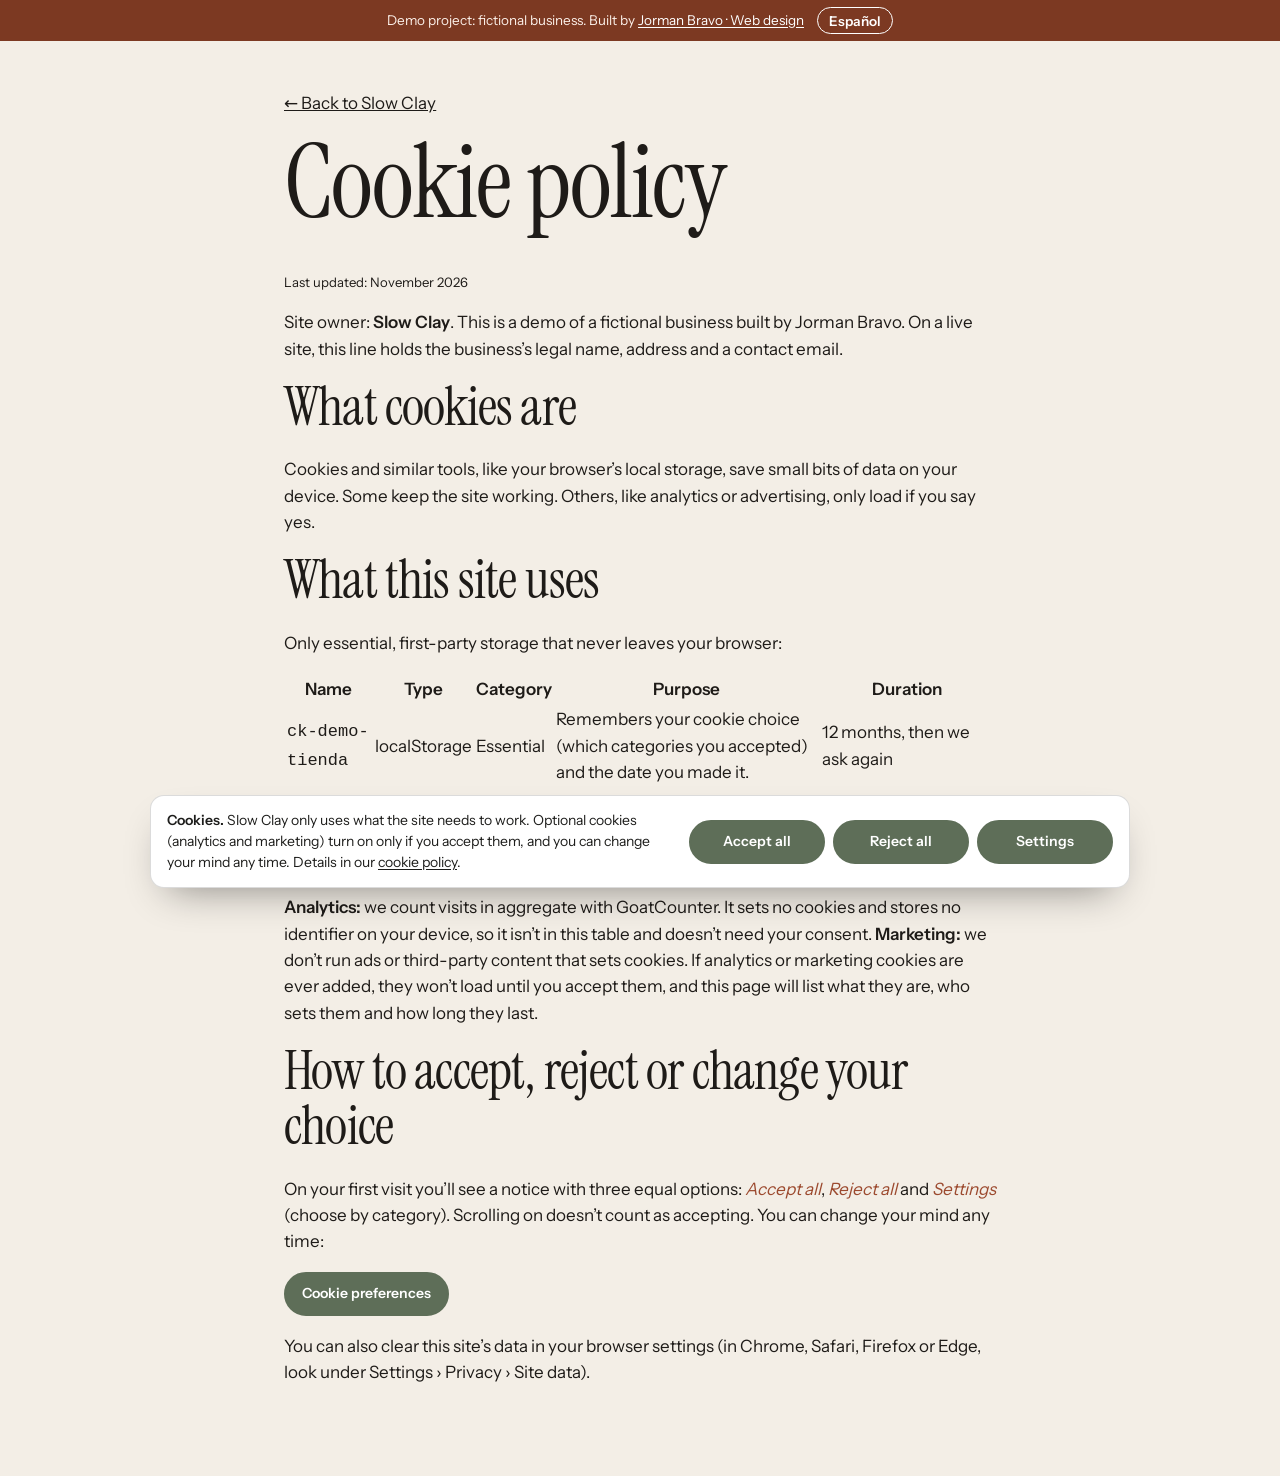
<file: en/cookies.html>
<!doctype html>
<html lang="en">
<head>
<meta charset="utf-8">
<meta name="viewport" content="width=device-width, initial-scale=1">
<title>Cookies · Slow Clay</title>
<meta name="description" content="Slow Clay cookie policy: what this site stores in your browser and how to change your choice.">
<meta name="robots" content="noindex">
<link rel="canonical" href="https://jormanbravo.com/demo-tienda/en/cookies.html">
<meta http-equiv="Content-Security-Policy" content="default-src 'self'; img-src 'self' data: https://jormanj2b.goatcounter.com; style-src 'self'; script-src 'self' https://gc.zgo.at; font-src 'self'; connect-src 'self' https://jormanj2b.goatcounter.com; object-src 'none'; base-uri 'self'">
<link rel="icon" href="../favicon.svg" type="image/svg+xml">
<link rel="stylesheet" href="../fonts.css">
<link rel="stylesheet" href="../cookies.css?v=1">
<link rel="stylesheet" href="../styles.css?v=5">
<script src="cookies.js?v=1" defer data-key="demo-tienda" data-owner="Slow Clay" data-accent="#5E6E58"></script>
</head>
<body>
<div class="demo-bar">Demo project: fictional business. Built by <a href="https://jormanbravo.com/">Jorman Bravo · Web design</a> <a class="lang-switch" href="../cookies.html" hreflang="es" lang="es">Español</a></div>
<main class="legal">
<p><a href="./">← Back to Slow Clay</a></p>
<h1>Cookie policy</h1>
<p class="ck-small">Last updated: November 2026</p>
<p>Site owner: <strong>Slow Clay</strong>. This is a demo of a fictional business built by Jorman Bravo. On a live site, this line holds the business’s legal name, address and a contact email.</p>
<h2>What cookies are</h2>
<p>Cookies and similar tools, like your browser’s local storage, save small bits of data on your device. Some keep the site working. Others, like analytics or advertising, only load if you say yes.</p>
<h2>What this site uses</h2>
<p>Only essential, first-party storage that never leaves your browser:</p>
<table><thead><tr><th>Name</th><th>Type</th><th>Category</th><th>Purpose</th><th>Duration</th></tr></thead><tbody><tr><td><code>ck-demo-tienda</code></td><td>localStorage</td><td>Essential</td><td>Remembers your cookie choice (which categories you accepted) and the date you made it.</td><td>12 months, then we ask again</td></tr><tr><td><code>slow-clay-cart</code></td><td>localStorage</td><td>Essential</td><td>Keeps the items in your cart so they aren’t lost when you change pages.</td><td>Until you empty the cart, place the order or clear site data</td></tr></tbody></table>
<p><strong>Analytics:</strong> we count visits in aggregate with GoatCounter. It sets no cookies and stores no identifier on your device, so it isn’t in this table and doesn’t need your consent. <strong>Marketing:</strong> we don’t run ads or third-party content that sets cookies. If analytics or marketing cookies are ever added, they won’t load until you accept them, and this page will list what they are, who sets them and how long they last.</p>
<h2>How to accept, reject or change your choice</h2>
<p>On your first visit you’ll see a notice with three equal options: <em>Accept all</em>, <em>Reject all</em> and <em>Settings</em> (choose by category). Scrolling on doesn’t count as accepting. You can change your mind any time:</p>
<p><button type="button" class="ck-btn" data-cookie-prefs>Cookie preferences</button></p>
<p>You can also clear this site’s data in your browser settings (in Chrome, Safari, Firefox or Edge, look under Settings › Privacy › Site data).</p>
</main>
<script data-goatcounter="https://jormanj2b.goatcounter.com/count" async src="//gc.zgo.at/count.js"></script>
</body>
</html>
</file>
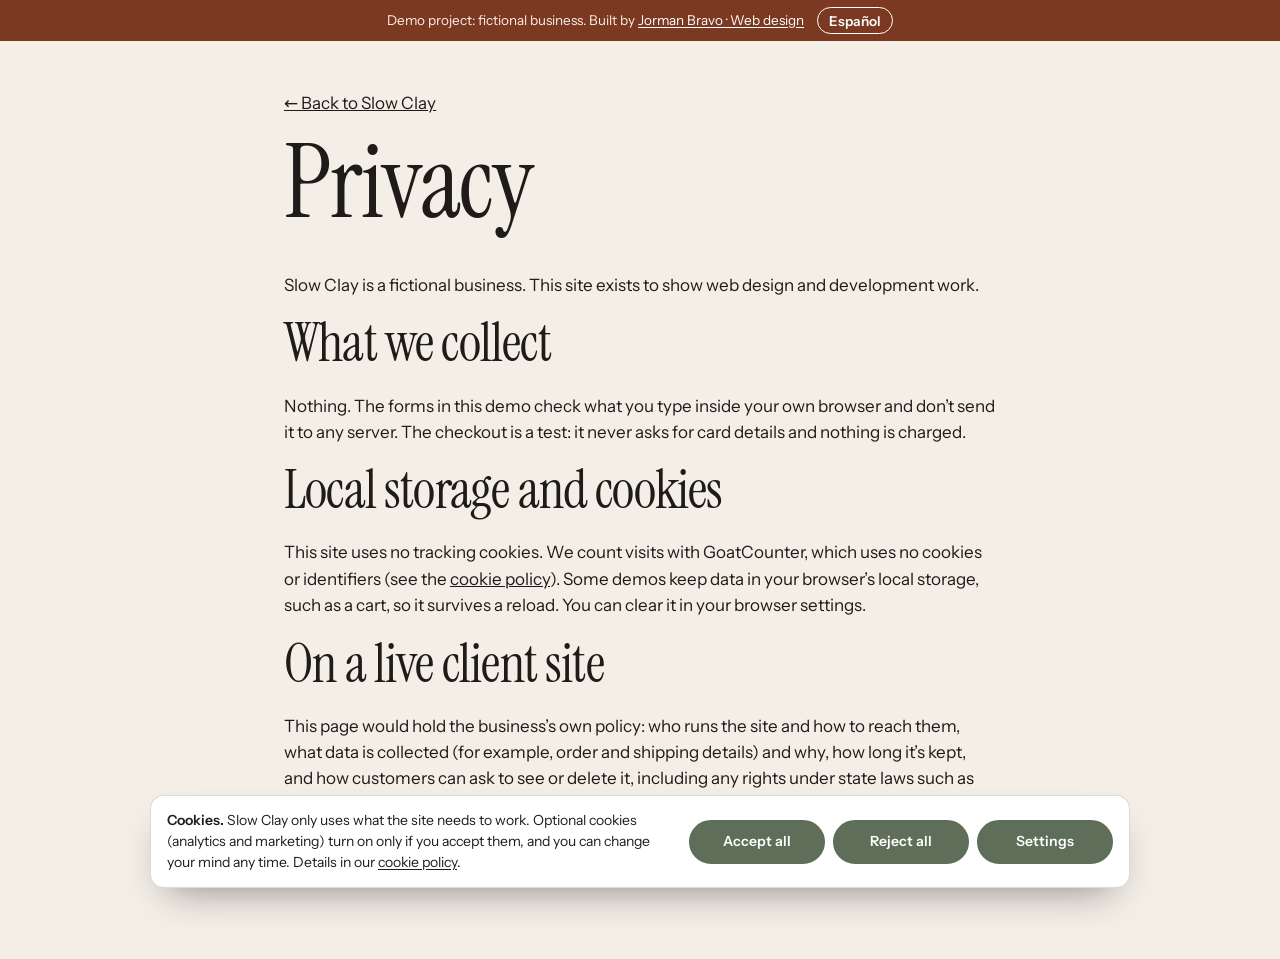
<file: en/privacy.html>
<!doctype html>
<html lang="en">
<head>
<meta charset="utf-8">
<meta name="viewport" content="width=device-width, initial-scale=1">
<title>Privacy · Slow Clay</title>
<meta name="description" content="Privacy policy for the Slow Clay demo site.">
<meta name="robots" content="noindex">
<link rel="canonical" href="https://jormanbravo.com/demo-tienda/en/privacy.html">
<meta http-equiv="Content-Security-Policy" content="default-src 'self'; img-src 'self' data: https://jormanj2b.goatcounter.com; style-src 'self'; script-src 'self' https://gc.zgo.at; font-src 'self'; connect-src 'self' https://jormanj2b.goatcounter.com; object-src 'none'; base-uri 'self'">
<link rel="icon" href="../favicon.svg" type="image/svg+xml">
<link rel="stylesheet" href="../fonts.css">
<link rel="stylesheet" href="../cookies.css?v=1">
<link rel="stylesheet" href="../styles.css?v=5">
<script src="cookies.js?v=1" defer data-key="demo-tienda" data-owner="Slow Clay" data-accent="#5E6E58"></script>
</head>
<body>
<div class="demo-bar">Demo project: fictional business. Built by <a href="https://jormanbravo.com/">Jorman Bravo · Web design</a> <a class="lang-switch" href="../privacidad.html" hreflang="es" lang="es">Español</a></div>
<main class="legal">
<p><a href="./">← Back to Slow Clay</a></p>
<h1>Privacy</h1>
<p>Slow Clay is a fictional business. This site exists to show web design and development work.</p>
<h2>What we collect</h2>
<p>Nothing. The forms in this demo check what you type inside your own browser and don’t send it to any server. The checkout is a test: it never asks for card details and nothing is charged.</p>
<h2>Local storage and cookies</h2>
<p>This site uses no tracking cookies. We count visits with GoatCounter, which uses no cookies or identifiers (see the <a href="cookies.html">cookie policy</a>). Some demos keep data in your browser’s local storage, such as a cart, so it survives a reload. You can clear it in your browser settings.</p>
<h2>On a live client site</h2>
<p>This page would hold the business’s own policy: who runs the site and how to reach them, what data is collected (for example, order and shipping details) and why, how long it’s kept, and how customers can ask to see or delete it, including any rights under state laws such as the CCPA. This text is a template and isn’t legal advice.</p>
</main>
<script data-goatcounter="https://jormanj2b.goatcounter.com/count" async src="//gc.zgo.at/count.js"></script>
</body>
</html>
</file>
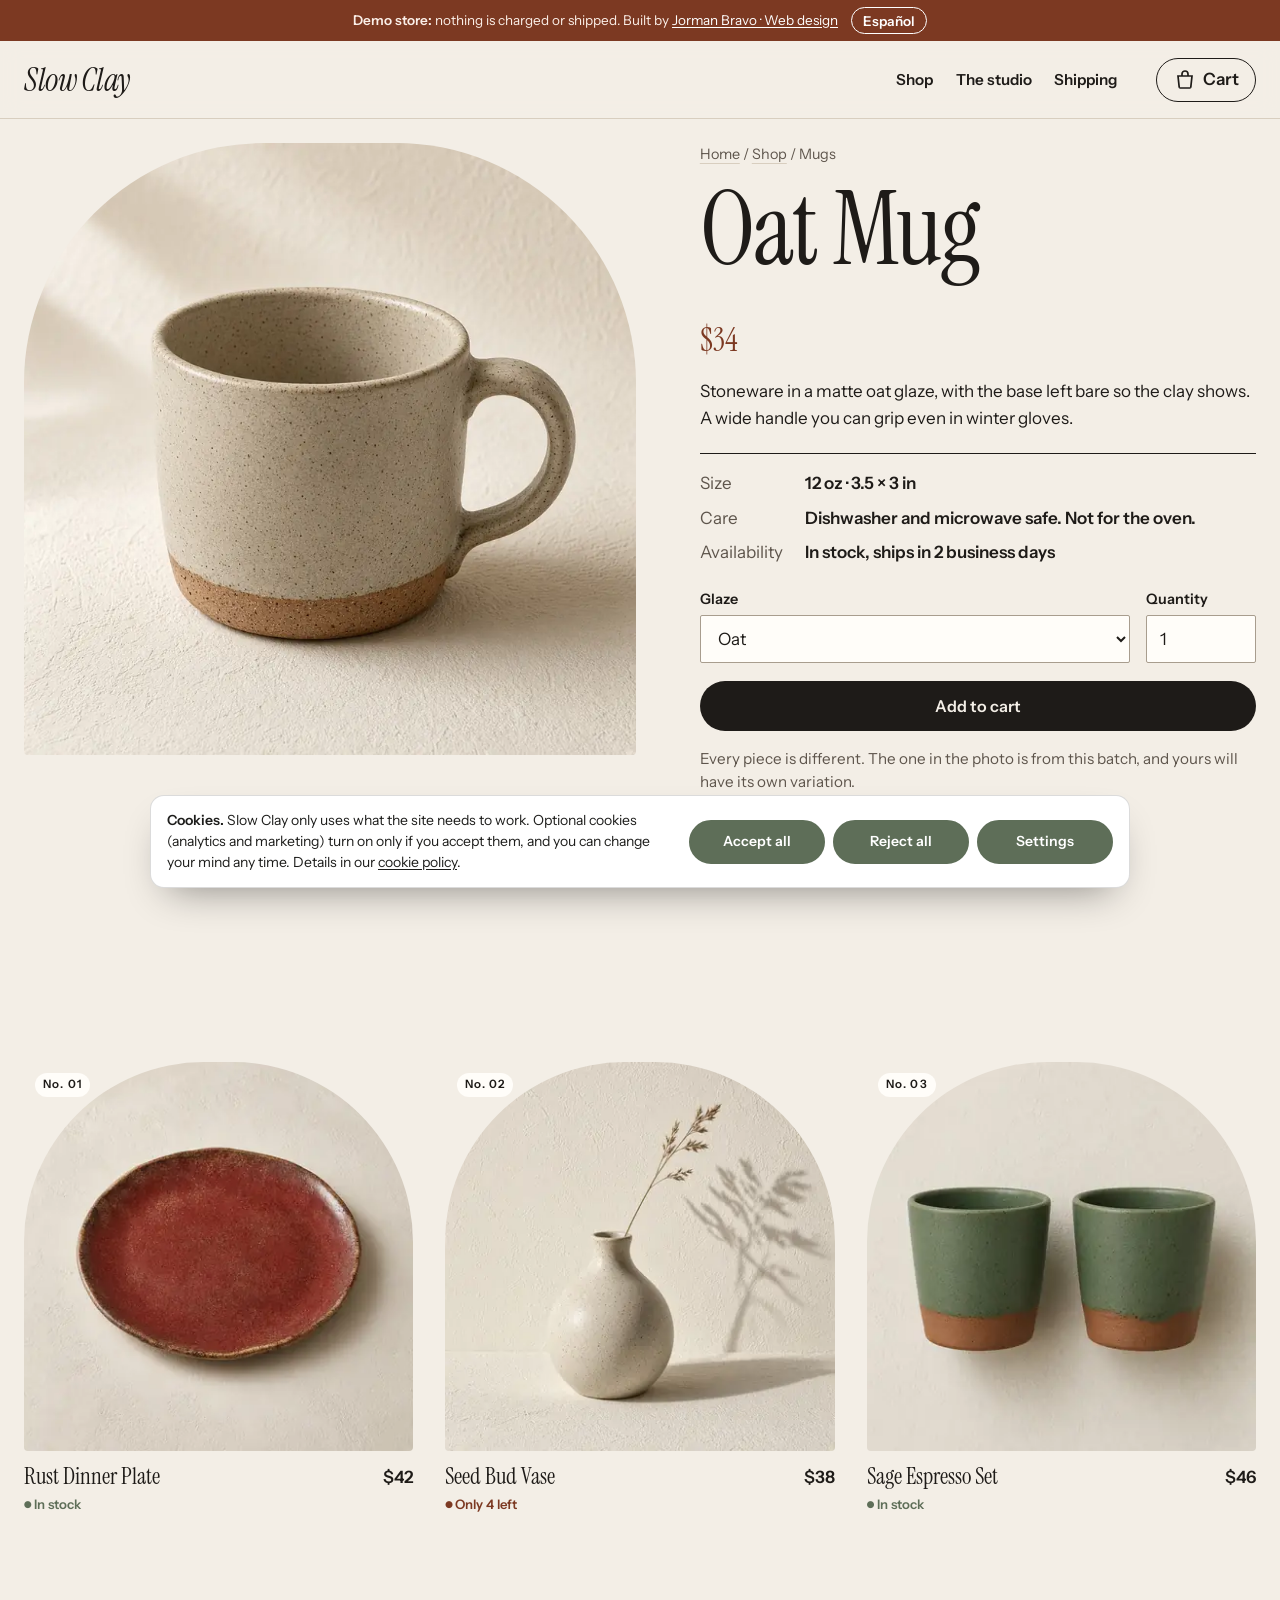
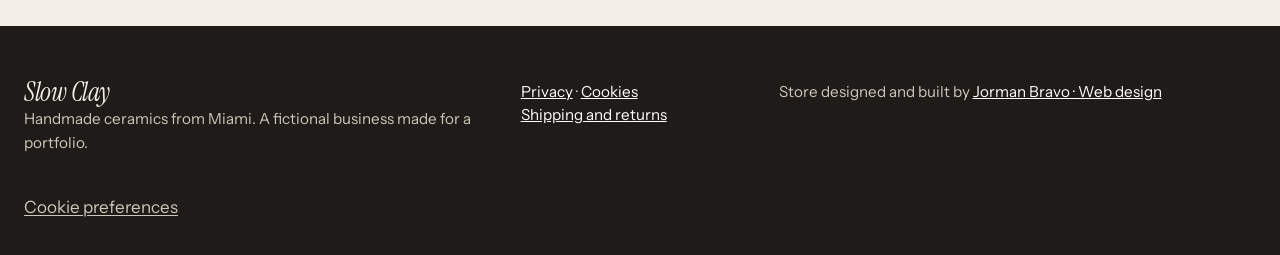
<file: en/product.html>
<!doctype html>
<html lang="en">
<head>
<meta charset="utf-8">
<meta name="viewport" content="width=device-width, initial-scale=1">
<title>Piece · Slow Clay</title>
<meta name="description" content="Handmade ceramics from Miami. Demo store.">
<link rel="canonical" href="https://jormanbravo.com/demo-tienda/en/product.html">
<link rel="alternate" hreflang="en" href="https://jormanbravo.com/demo-tienda/en/product.html">
<link rel="alternate" hreflang="es" href="https://jormanbravo.com/demo-tienda/producto.html">
<meta http-equiv="Content-Security-Policy" content="default-src 'self'; img-src 'self' data: https://jormanj2b.goatcounter.com; style-src 'self'; script-src 'self' https://gc.zgo.at; font-src 'self'; connect-src 'self' https://jormanj2b.goatcounter.com; object-src 'none'; base-uri 'self'; form-action 'self'">
<meta name="referrer" content="strict-origin-when-cross-origin">
<meta name="theme-color" content="#F3EEE6">
<meta property="og:type" content="website">
<meta property="og:locale" content="en_US">
<meta property="og:title" content="Piece · Slow Clay">
<meta property="og:description" content="Handmade ceramics from Miami. Demo store.">
<meta property="og:url" content="https://jormanbravo.com/demo-tienda/en/product.html">
<meta property="og:image" content="https://jormanbravo.com/demo-tienda/img/og.jpg">
<meta name="twitter:card" content="summary_large_image">
<link rel="icon" href="../favicon.svg" type="image/svg+xml">
<link rel="preload" href="../fonts/instrument-serif-normal-400.woff2" as="font" type="font/woff2" crossorigin>
<link rel="stylesheet" href="../fonts.css">
<link rel="stylesheet" href="../styles.css?v=5">
<script src="cookies.js?v=1" defer data-key="demo-tienda" data-owner="Slow Clay" data-accent="#5E6E58"></script>
</head>
<body data-reveal=".section-head, .steps li, .cols > div, .taller h2" data-page="product">
<a class="skip" href="#main">Skip to content</a>
<div class="demo-bar"><strong>Demo store:</strong> nothing is charged or shipped. Built by <a href="https://jormanbravo.com/">Jorman Bravo · Web design</a> <a class="lang-switch" href="../producto.html" hreflang="es" lang="es">Español</a></div>
<header class="top">
  <a class="logo" href="./">Slow Clay</a>
  <nav aria-label="Main"><a href="./#tienda">Shop</a><a href="./#taller">The studio</a><a href="./#envios">Shipping</a></nav>
  <a class="cart-link" href="cart.html" aria-label="View cart">
    <svg viewBox="0 0 24 24" width="24" height="24" aria-hidden="true"><path d="M5 8h14l-1.2 11.2a1 1 0 0 1-1 .8H7.2a1 1 0 0 1-1-.8L5 8z" fill="none" stroke="currentColor" stroke-width="1.7"/><path d="M9 8V6a3 3 0 0 1 6 0v2" fill="none" stroke="currentColor" stroke-width="1.7"/></svg>
    <span>Cart</span><span class="badge" id="cart-count" hidden>0</span>
  </a>
</header>
<main id="main">
<section class="product">
  <img id="p-img" class="p-img" width="800" height="800" alt="" fetchpriority="high">
  <div class="p-info">
    <nav class="crumbs" aria-label="Breadcrumb"><a href="./">Home</a> / <a href="./#tienda">Shop</a> / <span id="p-cat"></span></nav>
    <h1 id="p-name">Piece</h1>
    <p class="p-price" id="p-price"></p>
    <p id="p-desc"></p>
    <dl class="specs"><dt>Size</dt><dd id="p-size"></dd><dt>Care</dt><dd>Dishwasher and microwave safe. Not for the oven.</dd><dt>Availability</dt><dd id="p-stock"></dd></dl>
    <form id="p-form" class="buy">
      <label for="p-var">Glaze</label>
      <select id="p-var"></select>
      <label for="p-qty">Quantity</label>
      <input id="p-qty" type="number" min="1" max="49" step="1" value="1" inputmode="numeric" pattern="[0-9]*">
      <button class="btn" type="submit">Add to cart</button>
    </form>
    <p class="muted">Every piece is different. The one in the photo is from this batch, and yours will have its own variation.</p>
  </div>
</section>
<section class="section"><div class="section-head"><h2>More from this batch</h2></div><ul class="grid grid-3" id="more"></ul></section>
</main>
<footer class="foot">
  <div class="foot-grid">
    <p><span class="logo">Slow Clay</span><br>Handmade ceramics from Miami. A fictional business made for a portfolio.</p>
    <p><a href="privacy.html">Privacy</a> · <a href="cookies.html">Cookies</a><br><a href="./#envios">Shipping and returns</a></p>
    <p>Store designed and built by <a href="https://jormanbravo.com/">Jorman Bravo · Web design</a></p>
  </div>
</footer>
<p class="toast" id="toast" role="status" hidden></p>
<script src="products.js" defer></script>
<script src="app.js?v=2" defer></script>
<script src="../reveal.js" defer></script>
<script data-goatcounter="https://jormanj2b.goatcounter.com/count" async src="//gc.zgo.at/count.js"></script>
</body>
</html>
</file>
<file: fonts.css>
/* Fuentes locales (subconjunto latin) */
@font-face {
  font-family: 'Instrument Serif';
  font-style: italic;
  font-weight: 400;
  font-display: swap;
  src: url('fonts/instrument-serif-italic-400.woff2') format('woff2');
  unicode-range: U+0000-00FF, U+0131, U+0152-0153, U+02BB-02BC, U+02C6, U+02DA, U+02DC, U+0304, U+0308, U+0329, U+2000-206F, U+20AC, U+2122, U+2191, U+2193, U+2212, U+2215, U+FEFF, U+FFFD;
}
@font-face {
  font-family: 'Instrument Serif';
  font-style: normal;
  font-weight: 400;
  font-display: swap;
  src: url('fonts/instrument-serif-normal-400.woff2') format('woff2');
  unicode-range: U+0000-00FF, U+0131, U+0152-0153, U+02BB-02BC, U+02C6, U+02DA, U+02DC, U+0304, U+0308, U+0329, U+2000-206F, U+20AC, U+2122, U+2191, U+2193, U+2212, U+2215, U+FEFF, U+FFFD;
}
@font-face {
  font-family: 'Instrument Sans';
  font-style: normal;
  font-weight: 400 600;
  font-stretch: 100%;
  font-display: swap;
  src: url('fonts/instrument-sans-normal-var.woff2') format('woff2');
  unicode-range: U+0000-00FF, U+0131, U+0152-0153, U+02BB-02BC, U+02C6, U+02DA, U+02DC, U+0304, U+0308, U+0329, U+2000-206F, U+20AC, U+2122, U+2191, U+2193, U+2212, U+2215, U+FEFF, U+FFFD;
}
</file>
<file: styles.css>
/* Barro Lento — catálogo de taller: yeso, barro cocido y salvia */
:root{--plaster:#F3EEE6;--plaster-2:#EAE2D5;--ink:#1E1B18;--muted:#5E554C;--clay:#9C4A2F;--clay-dark:#7C3922;--sage:#5E6E58;--line:#D8CEBF;--white:#FFFDF9;
--serif:'Instrument Serif',Georgia,serif;--sans:'Instrument Sans',system-ui,sans-serif;--r:2px}
*{box-sizing:border-box}
body{margin:0;background:var(--plaster);color:var(--ink);font:17px/1.55 var(--sans)}
img{max-width:100%;display:block;height:auto}
a{color:inherit}
:focus-visible{outline:2px solid var(--clay);outline-offset:3px}
.skip{position:absolute;left:-999px}.skip:focus{left:8px;top:8px;z-index:60;background:var(--ink);color:#fff;padding:.6rem 1rem}
.demo-bar{background:var(--clay-dark);color:#FBEFE8;font-size:13.5px;text-align:center;padding:.45rem 1rem}
.demo-bar a{color:#fff}
.top{display:flex;align-items:center;gap:1.4rem;padding:1rem 24px;max-width:1280px;margin:0 auto}
.logo{font:400 1.9rem/1 var(--serif);text-decoration:none;letter-spacing:-.01em}
.top nav{display:none;gap:1.4rem;margin-left:auto}
.top nav a{text-decoration:none;font-weight:600;font-size:.95rem}
.top nav a:hover{color:var(--clay)}
@media (min-width:760px){.top nav{display:flex}}
.cart-link{margin-left:auto;display:flex;align-items:center;gap:.4rem;text-decoration:none;font-weight:600;min-height:44px;padding:0 .2rem}
@media (min-width:760px){.cart-link{margin-left:1rem}}
.badge{background:var(--clay);color:#fff;border-radius:999px;min-width:22px;height:22px;display:inline-grid;place-items:center;font-size:.8rem;padding:0 6px}
h1,h2,h3{font-family:var(--serif);font-weight:400;line-height:1.02;margin:0 0 .4em;letter-spacing:-.015em}
h1{font-size:clamp(2.8rem,8vw,5.6rem)}
h2{font-size:clamp(2.2rem,5vw,3.4rem)}
h3{font-size:1.8rem}
em{font-style:italic;color:var(--clay)}
.btn{display:inline-flex;align-items:center;justify-content:center;min-height:50px;padding:.8rem 1.6rem;background:var(--ink);color:var(--plaster);border:0;border-radius:var(--r);font:600 1rem var(--sans);text-decoration:none;cursor:pointer;transition:background .15s}
.btn:hover{background:var(--clay-dark)}
.btn-block{width:100%}
.link{background:none;border:0;padding:0;font:600 .9rem var(--sans);color:var(--clay-dark);text-decoration:underline;cursor:pointer;min-height:32px}
.muted{color:var(--muted);font-size:.95rem}
.hero{position:relative;display:grid}
.hero img{width:100%;aspect-ratio:4/5;object-fit:cover}
.hero-text{padding:2rem 24px 3rem;max-width:1280px}
.hero-text p{max-width:44ch;font-size:1.1rem;color:var(--muted)}
@media (min-width:900px){
  .hero{grid-template-columns:1fr 1fr;min-height:calc(100svh - 110px);align-items:end}
  .hero img{grid-column:2;grid-row:1;aspect-ratio:auto;height:100%}
  .hero-text{grid-column:1;grid-row:1;padding:3rem 48px 4.5rem max(24px,calc((100vw - 1280px)/2 + 24px))}
}
.section{max-width:1280px;margin:0 auto;padding:5rem 24px}
.section-head{display:flex;flex-wrap:wrap;justify-content:space-between;align-items:baseline;gap:.5rem 2rem;border-bottom:1px solid var(--ink);margin-bottom:2rem}
.section-head p{margin:0 0 .8rem;color:var(--muted)}
.grid{list-style:none;padding:0;margin:0;display:grid;grid-template-columns:1fr 1fr;gap:2rem 1rem}
@media (min-width:900px){.grid{grid-template-columns:repeat(3,1fr);gap:3rem 2rem}}
.card a{text-decoration:none;display:grid;grid-template-columns:1fr auto;gap:.2rem .6rem}
.card img{grid-column:1/-1;aspect-ratio:1;object-fit:cover;background:var(--plaster-2);margin-bottom:.6rem;transition:transform .3s ease}
.card a:hover img{transform:scale(1.015)}
.card-name{font:400 1.45rem/1.1 var(--serif)}
.card-price{font-weight:600}
.taller{background:var(--ink);color:var(--plaster);max-width:none}
.taller-grid{max-width:1232px;margin:0 auto;display:grid;gap:2rem}
@media (min-width:900px){.taller-grid{grid-template-columns:1fr 1.2fr}}
.steps{margin:0;padding:0;list-style:none;counter-reset:s}
.steps li{counter-increment:s;display:grid;grid-template-columns:3rem 1fr;gap:.2rem 1rem;padding:1.1rem 0;border-top:1px solid #4A443E}
.steps li::before{content:counter(s,decimal-leading-zero);grid-row:span 2;font:400 1.6rem var(--serif);color:#D9A28B}
.steps b{font-weight:600}
.steps span{color:#CFC6BA}
.cols{display:grid;gap:2rem}
@media (min-width:800px){.cols{grid-template-columns:repeat(3,1fr)}}
.cols p{color:var(--muted)}
.product{max-width:1280px;margin:0 auto;padding:1.5rem 24px 3rem;display:grid;gap:2rem}
@media (min-width:900px){.product{grid-template-columns:1.1fr 1fr;gap:4rem;align-items:start}}
.p-img{width:100%;aspect-ratio:1;object-fit:cover;background:var(--plaster-2)}
.crumbs{font-size:.9rem;color:var(--muted);margin-bottom:1rem}
.p-price{font-size:1.5rem;font-weight:600;margin:0 0 1rem}
.specs{display:grid;grid-template-columns:auto 1fr;gap:.5rem 1.4rem;border-top:1px solid var(--line);padding-top:1rem;margin:1.4rem 0}
.specs dt{color:var(--muted)}.specs dd{margin:0;font-weight:600}
.buy{display:grid;grid-template-columns:1fr 110px;gap:.3rem 1rem;align-items:end;margin-bottom:1rem}
.buy label{font-weight:600;font-size:.9rem;grid-row:1}
.buy .btn{grid-column:1/-1;margin-top:.8rem}
select,input{font:inherit;min-height:48px;padding:.5rem .8rem;border:1px solid #A89D8E;border-radius:var(--r);background:var(--white);color:var(--ink);width:100%}
select:focus,input:focus{outline:2px solid var(--clay);outline-offset:0;border-color:var(--clay)}
input[aria-invalid="true"]{border-color:#A3321F}
.grid-3{grid-template-columns:1fr 1fr}
@media (min-width:900px){.grid-3{grid-template-columns:repeat(3,1fr)}}
.toast{position:fixed;left:50%;bottom:24px;transform:translateX(-50%);background:var(--ink);color:#fff;padding:.9rem 1.2rem;border-radius:var(--r);margin:0;z-index:50;max-width:90vw;box-shadow:0 10px 30px rgba(0,0,0,.25)}
.cart h1{font-size:clamp(2.6rem,6vw,4rem)}
.cart-grid{display:grid;gap:2.4rem}
@media (min-width:960px){.cart-grid{grid-template-columns:1.5fr 1fr;align-items:start}.totals{position:sticky;top:20px}}
.lines{list-style:none;margin:0 0 2.4rem;padding:0;border-top:1px solid var(--ink)}
.line{display:grid;grid-template-columns:72px 1fr 72px;gap:.4rem 1rem;align-items:center;padding:1rem 0;border-bottom:1px solid var(--line)}
.line img{width:72px;height:72px;object-fit:cover}
.line a{font:400 1.3rem var(--serif);text-decoration:none}
.line p{margin:.1rem 0}
.line strong{grid-column:3;text-align:right}
.line input{grid-column:3;grid-row:1;width:72px}
@media (min-width:600px){.line{grid-template-columns:96px 1fr 80px 80px}.line img{width:96px;height:96px}.line input{grid-column:auto;grid-row:auto}.line strong{grid-column:auto}}
.checkout h2{font-size:2rem}
.f{display:grid;gap:.3rem;margin-bottom:1rem}
.f label{font-weight:600;font-size:.92rem}
.f-row{display:grid;grid-template-columns:1.5fr 1fr;gap:1rem}
.error{margin:0;color:#A3321F;font-size:.9rem;font-weight:600}
.pay{border:1px solid var(--line);padding:1rem;margin:0 0 1.2rem;background:var(--white)}
.pay legend{font-weight:600;padding:0 .3rem}
.pay label{display:flex;gap:.5rem;align-items:center;min-height:44px}
.pay input{width:20px;min-height:0;accent-color:var(--clay)}
.demo-note{background:#F6E7DF;border-left:3px solid var(--clay);padding:.6rem .8rem;font-size:.92rem;margin:0 0 .6rem}
.totals{background:var(--white);border:1px solid var(--line);padding:1.4rem}
.totals dl{display:grid;grid-template-columns:1fr auto;gap:.6rem;margin:0}
.totals dd{margin:0;text-align:right;font-weight:600}
.totals .t{font:400 1.8rem var(--serif);border-top:1px solid var(--line);padding-top:.6rem}
.done{background:var(--white);border:1px solid var(--line);padding:2rem;max-width:680px}
.kicker{text-transform:uppercase;letter-spacing:.12em;font-size:.8rem;font-weight:600;color:var(--clay-dark)}
.empty{padding:2rem 0}
.foot{border-top:1px solid var(--line);margin-top:2rem}
.foot-grid{max-width:1280px;margin:0 auto;padding:2.4rem 24px;display:grid;gap:1.2rem;color:var(--muted);font-size:.95rem}
@media (min-width:800px){.foot-grid{grid-template-columns:2fr 1fr 2fr}}
.foot .logo{color:var(--ink);font-size:1.6rem}
.legal{max-width:760px;margin:0 auto;padding:2rem 24px 5rem}
@media (prefers-reduced-motion:reduce){*{transition:none!important}}
@media (max-width:899px){.grid-3 li:nth-child(3){display:none}}
[tabindex="-1"]:focus{outline:none}

/* ===== Rediseño ===== */
[hidden]{display:none!important}
:root{--ease:cubic-bezier(.2,.7,.2,1)}
body{-webkit-font-smoothing:antialiased}
.top{position:sticky;top:0;z-index:40;max-width:none;padding:.9rem max(24px,calc((100vw - 1280px)/2 + 24px));background:rgba(243,238,230,.92);backdrop-filter:blur(10px);border-bottom:1px solid var(--line)}
.logo{font-style:italic;font-size:2rem}
.top nav a{position:relative}
.top nav a::after{content:"";position:absolute;left:0;right:0;bottom:-4px;height:1px;background:var(--clay);transform:scaleX(0);transform-origin:left;transition:transform .25s var(--ease)}
.top nav a:hover::after{transform:scaleX(1)}
.cart-link{border:1px solid var(--ink);border-radius:999px;padding:0 1rem;transition:background .2s,color .2s}
.cart-link:hover{background:var(--ink);color:var(--plaster)}
.badge{transition:transform .3s var(--ease)}
.kicker{margin:0 0 1.2rem;display:flex;align-items:center;gap:.6rem}
.kicker::before{content:"";width:9px;height:9px;border-radius:50%;background:var(--clay)}
h1{font-size:clamp(3.2rem,9vw,6.4rem);line-height:.95}
.hero{background:var(--plaster-2)}
.hero img{border-radius:0 0 0 0}
@media (min-width:900px){.hero{min-height:calc(100svh - 120px)}.hero img{border-radius:0 0 0 220px}}
@media (max-width:899px){.hero img{aspect-ratio:5/4;border-radius:0 0 0 120px}}
.hero-text p{font-size:1.15rem}
.hero-cta{display:flex;flex-wrap:wrap;gap:1rem 1.6rem;align-items:center;margin-top:1.8rem}
.kiln{display:grid;font-size:.85rem;color:var(--muted);border-left:1px solid var(--line);padding-left:1.2rem;line-height:1.3}
.kiln b{font:400 1.6rem var(--serif);color:var(--clay-dark)}
.btn{border-radius:999px;transition:background .2s,transform .2s var(--ease),box-shadow .2s}
.btn:hover{transform:translateY(-2px);box-shadow:0 12px 24px -14px rgba(30,27,24,.7)}
.btn:active{transform:none}
.section-head{border-bottom:0;position:relative;padding-bottom:1rem}
.section-head::after{content:"";position:absolute;left:0;right:0;bottom:0;height:5px;border-top:1px solid var(--ink);border-bottom:1px solid var(--ink)}
.grid{counter-reset:n}
.card{counter-increment:n}
.card a{position:relative;grid-template-columns:1fr auto}
.card a::before{content:"N.º " counter(n,decimal-leading-zero);position:absolute;top:.7rem;left:.7rem;z-index:1;font-size:.72rem;font-weight:600;letter-spacing:.1em;background:var(--white);padding:.2rem .5rem;border-radius:999px}
.card img{border-radius:180px 180px 4px 4px;transition:transform .6s var(--ease),border-radius .6s var(--ease)}
.card a:hover img{transform:none;border-radius:4px}
.card-name{transition:color .2s}
.card a:hover .card-name{color:var(--clay-dark)}
.card-stock{grid-column:1/-1;font-size:.82rem;color:var(--sage);font-weight:600}
.card-stock::before{content:"● ";font-size:.7em;vertical-align:.15em}
.card-stock.low{color:var(--clay-dark)}
.taller{position:relative;overflow:hidden}
.taller::after{content:"";position:absolute;right:-120px;top:-120px;width:360px;height:360px;border-radius:50%;border:1px solid #4A443E;box-shadow:0 0 0 40px rgba(255,255,255,.015),0 0 0 80px rgba(255,255,255,.01)}
.taller h2{font-style:italic}
.steps li{transition:padding .3s var(--ease)}
.steps li:hover{padding-left:.6rem}
.envios .cols>div{border-top:1px solid var(--ink);padding-top:1.2rem}
.envios h3{font-style:italic}
.p-img{border-radius:240px 240px 4px 4px}
.crumbs a{text-decoration:none;border-bottom:1px solid var(--line)}
.crumbs a:hover{border-color:var(--clay)}
.p-price{font:400 2rem var(--serif);color:var(--clay-dark)}
.specs{border-top:1px solid var(--ink)}
.toast{border-radius:999px;padding:.9rem 1.4rem;animation:pop .35s var(--ease)}
@keyframes pop{from{transform:translate(-50%,16px);opacity:0}}
.totals{border-radius:6px;border-top:4px solid var(--clay)}
.done{border-radius:6px;border-top:4px solid var(--sage)}
.lines{border-top:0;position:relative}
.foot{background:var(--ink);color:#CFC6BA;border:0}
.foot .logo{color:var(--plaster)}
.foot-grid{color:#CFC6BA}
.foot a{color:#fff}
.rv{opacity:0;transform:translateY(20px);transition:opacity .7s var(--ease),transform .7s var(--ease)}
.rv.in{opacity:1;transform:none}
@media (prefers-reduced-motion:reduce){*,*::before,*::after{animation:none!important;transition:none!important}}

/* img-placeholder */
img:not([src$=".svg"]){background-color:var(--plaster-2)}

/* Carrito vacío decidido antes de pintar (cart-state.js) */
.cart-empty #cart-body{display:none}
.cart-empty #empty[hidden],.cart-empty #empty{display:block!important}
/* ronda 2: aviso de cookies alineado con la columna del pie */
.foot>.ck-foot{max-width:1280px;margin:-1.4rem auto 0;padding:0 24px 1.6rem;color:#CFC6BA}
/* ronda 2: áreas táctiles de 44 px en menú y migas */
.top nav a:not(.cart-link){padding-block:.75rem}
.top nav a:not(.cart-link)::after{bottom:.5rem}
.crumbs a{display:inline-block;padding-block:.7rem;border-bottom:0;text-decoration:underline;text-decoration-color:var(--line);text-underline-offset:4px}
.crumbs a:hover{text-decoration-color:var(--clay)}
.crumbs{margin-top:-.7rem;margin-bottom:.3rem}
.skip{display:inline-flex;align-items:center;min-height:44px}
/* ronda 2: carrito vacío con piezas sugeridas */
.empty-lead{font-size:1.1rem;margin:0 0 1.2rem}
.empty-picks{list-style:none;padding:0;margin:0 0 1.6rem;display:grid;grid-template-columns:repeat(3,minmax(0,1fr));gap:1rem;max-width:760px}
.empty-picks a{display:grid;gap:.2rem;text-decoration:none;color:inherit}
.empty-picks img{width:100%;height:auto;aspect-ratio:1;object-fit:cover;border-radius:180px 180px 4px 4px;background:var(--plaster-2);margin-bottom:.4rem;transition:transform .3s var(--ease)}
.empty-picks a:hover img{transform:translateY(-2px)}
.empty-picks span:first-of-type{font-weight:600}
@media (max-width:520px){.empty-picks{grid-template-columns:repeat(2,minmax(0,1fr))}.empty-picks li:nth-child(3){display:none}}
/* ronda 2: la columna izquierda de "El taller" deja de quedar vacía */
.taller-intro p{color:#CFC6BA;max-width:34ch;margin:1rem 0 1.4rem;font-size:1.05rem}
.taller-link{display:inline-flex;align-items:center;min-height:44px;padding:0 1.2rem;border:1px solid var(--plaster);border-radius:999px;color:var(--plaster);text-decoration:none;transition:background .2s,color .2s}
.taller-link:hover{background:var(--plaster);color:var(--ink)}
@media (min-width:900px){.taller-intro{position:sticky;top:6rem;align-self:start}}

/* ES/EN */
.lang-switch{display:inline-block;margin-left:.6rem;padding:.15rem .7rem;border:1px solid currentColor;border-radius:999px;font-weight:600;text-decoration:none;line-height:1.5}
.lang-switch:hover{text-decoration:underline}
html[lang="en"] .card a::before{content:"No. " counter(n,decimal-leading-zero)}
html[lang="en"] .f-row{grid-template-columns:1.6fr 1fr 1fr}
@media (max-width:480px){html[lang="en"] .f-row{grid-template-columns:1fr 1fr}html[lang="en"] .f-row .f:first-child{grid-column:1/-1}}

/* Responsive catalog: prevent intrinsic text widths from expanding mobile grid tracks. */
@media (max-width:599px){
  .grid,.grid-3{grid-template-columns:repeat(2,minmax(0,1fr))}
  .card,.card a,.card-name{min-width:0}
  .card a{grid-template-columns:minmax(0,1fr) auto}
  .card-name,.card-stock{overflow-wrap:anywhere}
  .hero-text,.section-head>*{min-width:0;max-width:100%}
  .hero-cta .btn{max-width:100%;text-align:center;white-space:normal}
}
</file>
<file: cookies.css>
/* Aviso de cookies · Jorman Bravo. Fijo abajo: no desplaza el contenido (sin CLS). */
:root{--ck-bg:#fff;--ck-fg:#1d1d1b;--ck-muted:#4a4740;--ck-line:rgba(0,0,0,.14);--ck-accent:#1d1d1b;--ck-on-accent:#fff}
.ck-banner,.ck-dialog{font:inherit;font-size:.9rem;line-height:1.5;color:var(--ck-fg);background:var(--ck-bg);letter-spacing:normal;text-transform:none}
.ck-banner{position:fixed;z-index:9990;left:12px;right:12px;bottom:12px;max-width:980px;margin:0 auto;padding:14px 16px calc(14px + env(safe-area-inset-bottom));border:1px solid var(--ck-line);border-radius:14px;box-shadow:0 18px 40px -18px rgba(0,0,0,.45);display:flex;flex-wrap:wrap;gap:10px 18px;align-items:center;animation:ck-in .25s ease-out}
.ck-banner[hidden]{display:none}
.ck-text{margin:0;flex:1 1 320px;font-size:.875rem}
.ck-text a,.ck-dialog a{color:inherit;text-decoration:underline;text-underline-offset:2px}
.ck-actions{display:flex;flex-wrap:wrap;gap:8px}
.ck-btn{font:inherit;font-size:.875rem;font-weight:600;line-height:1.2;min-height:44px;min-width:8.5rem;padding:.6rem 1rem;border-radius:999px;border:2px solid var(--ck-accent);background:var(--ck-accent);color:var(--ck-on-accent);cursor:pointer;flex:1 1 auto}
.ck-btn:hover{filter:brightness(1.12)}
.ck-btn:focus-visible,.ck-x:focus-visible,.ck-link:focus-visible,.ck-cat input:focus-visible{outline:3px solid var(--ck-accent);outline-offset:3px}
.ck-dialog{width:min(560px,calc(100vw - 24px));max-height:calc(100dvh - 24px);overflow:auto;border:1px solid var(--ck-line);border-radius:16px;padding:22px 20px 18px;box-shadow:0 30px 60px -20px rgba(0,0,0,.5)}
.ck-dialog::backdrop{background:rgba(0,0,0,.45)}
.ck-dialog h2{font:inherit;text-transform:none;letter-spacing:normal;font-size:1.2rem;font-weight:700;margin:0 2.2rem .4rem 0;color:var(--ck-fg)}
.ck-dialog p{margin:.3rem 0 .8rem;color:var(--ck-muted)}
.ck-x{position:absolute;top:10px;right:10px;width:44px;height:44px;border:0;border-radius:50%;background:transparent;color:var(--ck-fg);font-size:1.6rem;line-height:1;cursor:pointer}
.ck-dialog{position:fixed}
.ck-cats{display:grid;gap:10px;margin:.6rem 0 1rem}
.ck-cat{border:1px solid var(--ck-line);border-radius:12px;padding:10px 12px}
.ck-cat p{margin:.25rem 0 0;font-size:.84rem}
.ck-cat-head{display:flex;justify-content:space-between;align-items:center;gap:12px}
.ck-cat-head label{font-weight:700;color:var(--ck-fg)}
.ck-dialog .ck-cat input[type=checkbox]{appearance:none;-webkit-appearance:none;box-sizing:border-box;display:block;width:48px!important;height:28px!important;min-width:0;min-height:0;max-width:none;padding:0!important;margin:0;border:0!important;border-radius:999px;background:#76726a;box-shadow:none;position:relative;cursor:pointer;flex:none;transition:background .15s}
.ck-dialog .ck-cat input[type=checkbox]::before{content:none}
.ck-dialog .ck-cat input[type=checkbox]::after{content:"";position:absolute;top:3px;left:3px;width:22px;height:22px;border-radius:50%;background:#fff;box-shadow:0 1px 2px rgba(0,0,0,.3);transition:transform .15s}
.ck-dialog .ck-cat input[type=checkbox]:checked{background:var(--ck-accent)}
.ck-dialog .ck-cat input[type=checkbox]:checked::after{transform:translateX(20px)}
.ck-dialog .ck-cat input[type=checkbox]:disabled{opacity:.55;cursor:not-allowed}
.ck-small{font-size:.82rem}
.ck-foot{margin:.6rem 0 0}
.ck-link{font:inherit;color:inherit;background:none;border:0;padding:.35rem 0;min-height:44px;display:inline-flex;align-items:center;text-decoration:underline;text-underline-offset:2px;cursor:pointer}
@keyframes ck-in{from{opacity:0;transform:translateY(8px)}to{opacity:1;transform:none}}
@media (prefers-reduced-motion:reduce){.ck-banner{animation:none}.ck-dialog .ck-cat input[type=checkbox],.ck-dialog .ck-cat input[type=checkbox]::after{transition:none}}
@media (max-width:560px){.ck-banner{left:8px;right:8px;bottom:8px;padding:12px}.ck-btn{min-width:0;flex:1 1 30%;padding:.55rem .6rem;font-size:.84rem}}
/* Página de política de cookies (cuando el sitio no trae estilos legales propios) */
.ck-policy{max-width:760px;margin:0 auto;padding:2.5rem 1.25rem 4rem;line-height:1.65}
.ck-policy table{width:100%;border-collapse:collapse;margin:1rem 0;font-size:.92rem}
.ck-policy th,.ck-policy td{border:1px solid var(--ck-line);padding:.55rem .6rem;text-align:left;vertical-align:top}
.ck-policy code{font-size:.88em;word-break:break-all}
</file>
